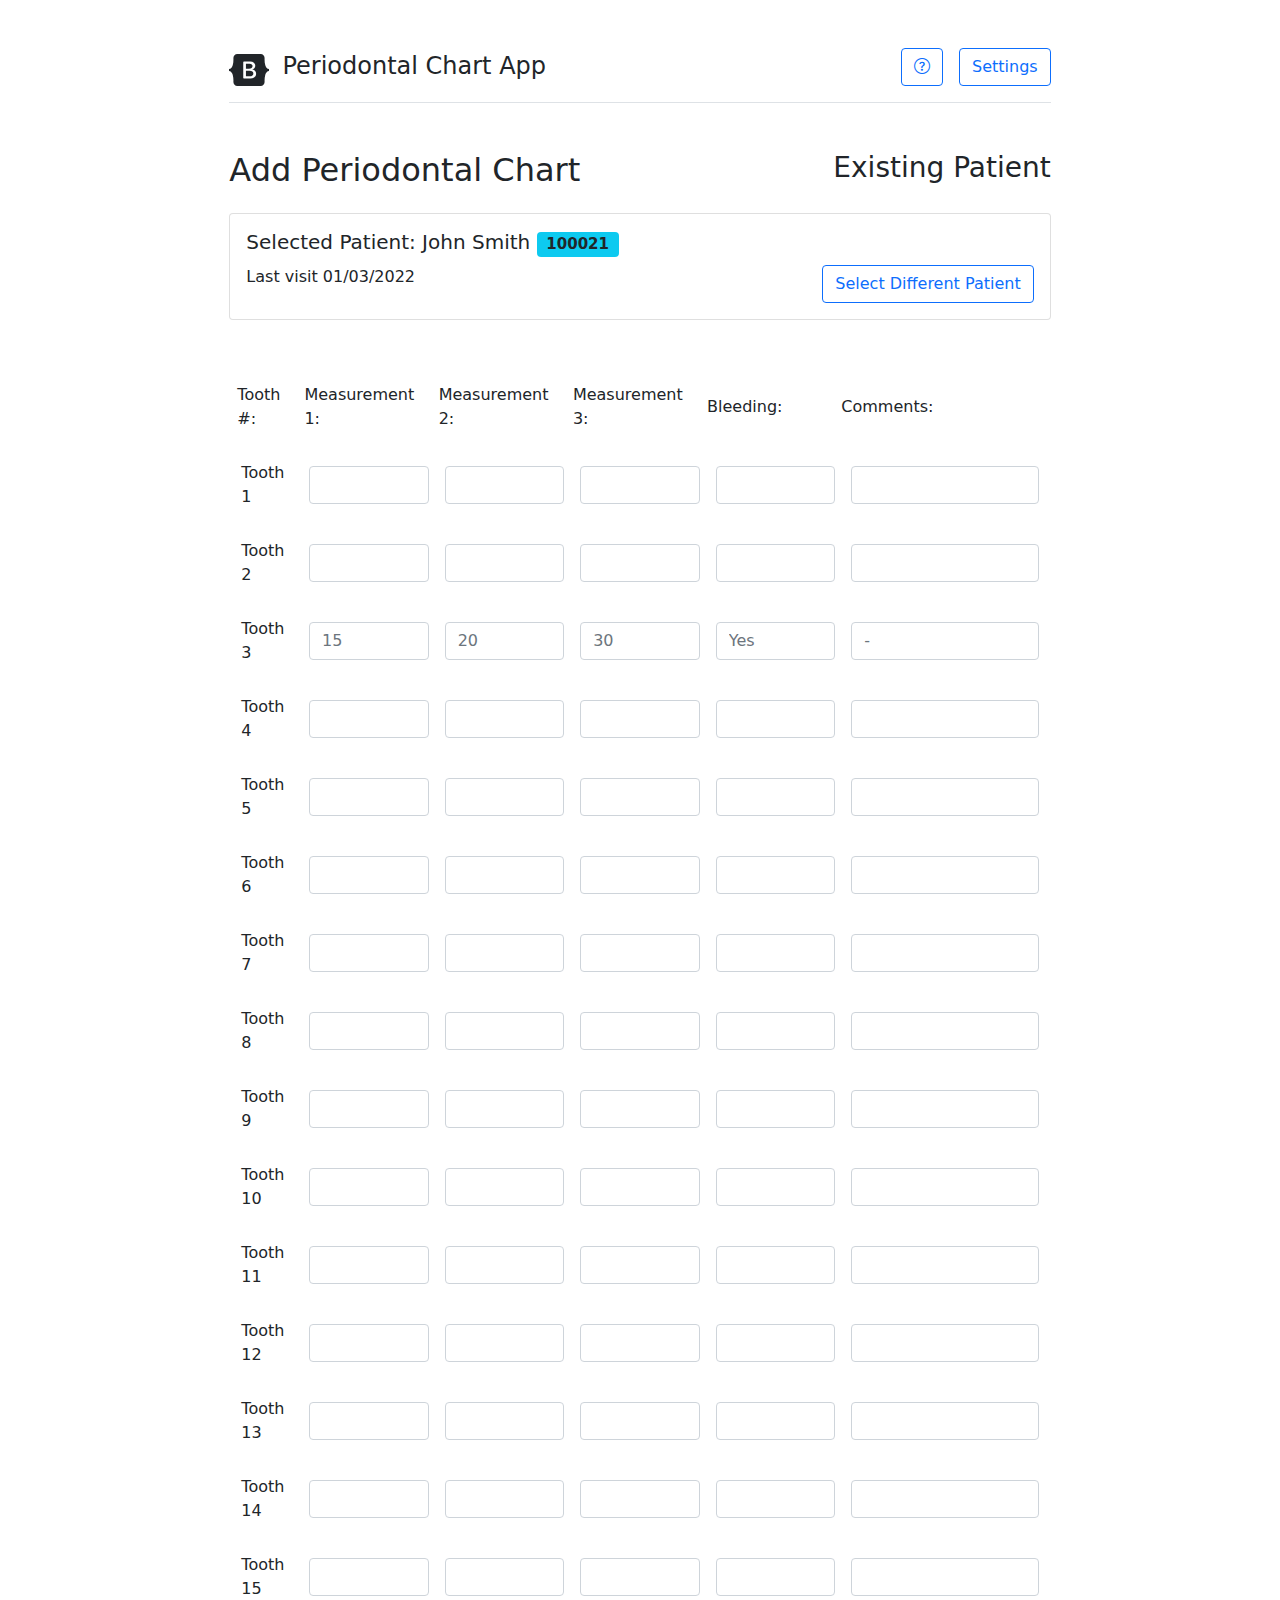
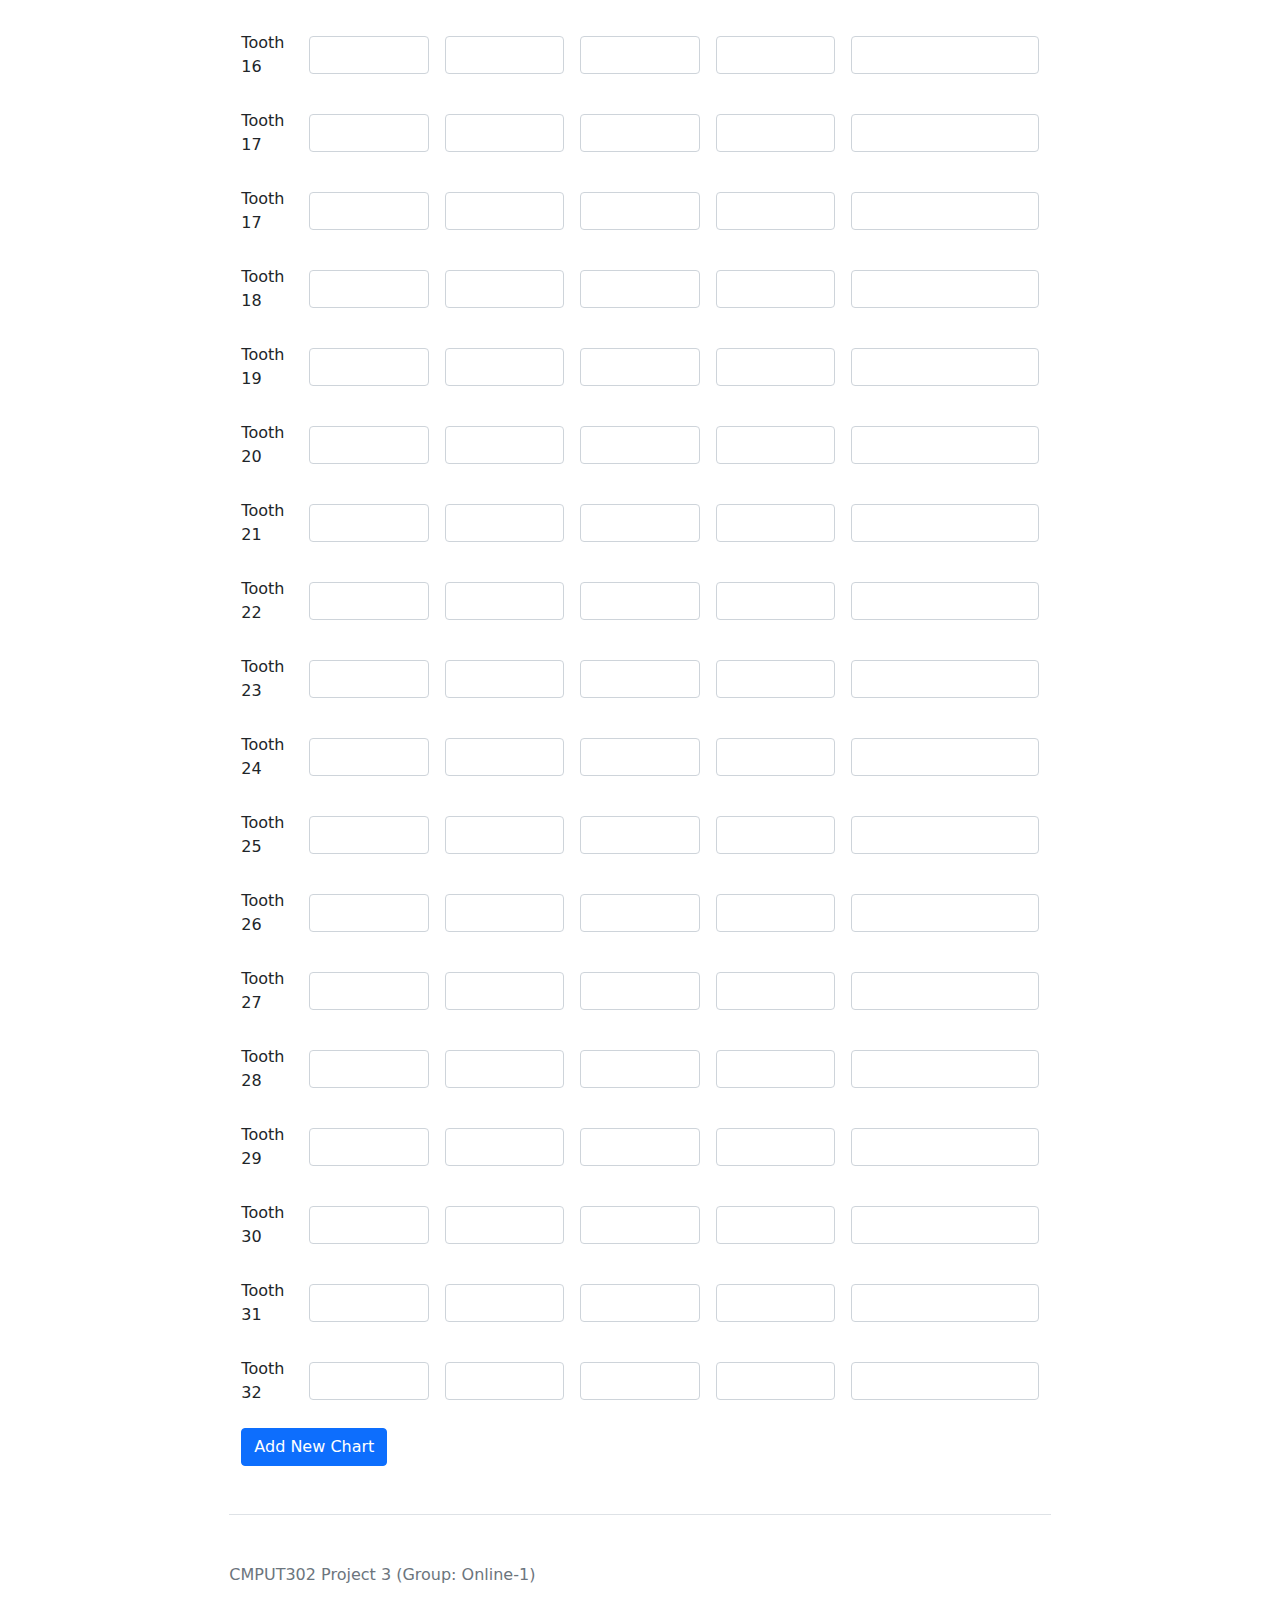
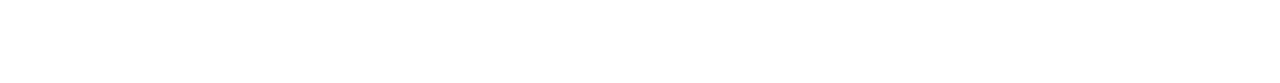
<file: add_chart.html>
<!DOCTYPE html>
<html lang="en">
  <head>
    <meta charset="utf-8" />
    <meta name="viewport" content="width=device-width, initial-scale=1" />
    <meta name="description" content="" />
    <meta name="author" content="" />
    <title>Periodontal Chart App</title>

    <!-- Bootstrap core CSS -->
    <link href="css/bootstrap.min.css" rel="stylesheet" />
    <!-- Bootstrap Icons CSS -->
    <link
      rel="stylesheet"
      href="https://cdn.jsdelivr.net/npm/bootstrap-icons@1.8.1/font/bootstrap-icons.css"
    />

    <style>
      .bd-placeholder-img {
        font-size: 1.125rem;
        text-anchor: middle;
        -webkit-user-select: none;
        -moz-user-select: none;
        user-select: none;
      }

      @media (min-width: 768px) {
        .bd-placeholder-img-lg {
          font-size: 3.5rem;
        }
      }

      .icon-list {
        padding-left: 0;
        list-style: none;
      }

      .icon-list li {
        display: flex;
        align-items: flex-start;
        margin-bottom: 0.25rem;
      }

      .icon-list li::before {
        display: block;
        flex-shrink: 0;
        width: 1.5em;
        height: 1.5em;
        margin-right: 0.5rem;
        content: "";
        background: url("data:image/svg+xml,%3Csvg xmlns='http://www.w3.org/2000/svg' fill='%23212529' viewBox='0 0 16 16'%3E%3Cpath d='M8 0a8 8 0 1 1 0 16A8 8 0 0 1 8 0zM4.5 7.5a.5.5 0 0 0 0 1h5.793l-2.147 2.146a.5.5 0 0 0 .708.708l3-3a.5.5 0 0 0 0-.708l-3-3a.5.5 0 1 0-.708.708L10.293 7.5H4.5z'/%3E%3C/svg%3E")
          no-repeat center center / 100% auto;
      }
    </style>
  </head>
  <body>
    <div class="col-lg-8 mx-auto p-3 py-md-5">
      <header class="align-items-center pb-3 mb-5 border-bottom">
        <a href="/" class="align-items-center text-dark text-decoration-none">
          <svg
            xmlns="http://www.w3.org/2000/svg"
            width="40"
            height="32"
            class="me-2"
            viewBox="0 0 118 94"
            role="img"
          >
            <title>Periodontal Chart App</title>
            <path
              fill-rule="evenodd"
              clip-rule="evenodd"
              d="M24.509 0c-6.733 0-11.715 5.893-11.492 12.284.214 6.14-.064 14.092-2.066 20.577C8.943 39.365 5.547 43.485 0 44.014v5.972c5.547.529 8.943 4.649 10.951 11.153 2.002 6.485 2.28 14.437 2.066 20.577C12.794 88.106 17.776 94 24.51 94H93.5c6.733 0 11.714-5.893 11.491-12.284-.214-6.14.064-14.092 2.066-20.577 2.009-6.504 5.396-10.624 10.943-11.153v-5.972c-5.547-.529-8.934-4.649-10.943-11.153-2.002-6.484-2.28-14.437-2.066-20.577C105.214 5.894 100.233 0 93.5 0H24.508zM80 57.863C80 66.663 73.436 72 62.543 72H44a2 2 0 01-2-2V24a2 2 0 012-2h18.437c9.083 0 15.044 4.92 15.044 12.474 0 5.302-4.01 10.049-9.119 10.88v.277C75.317 46.394 80 51.21 80 57.863zM60.521 28.34H49.948v14.934h8.905c6.884 0 10.68-2.772 10.68-7.727 0-4.643-3.264-7.207-9.012-7.207zM49.948 49.2v16.458H60.91c7.167 0 10.964-2.876 10.964-8.281 0-5.406-3.903-8.178-11.425-8.178H49.948z"
              fill="currentColor"
            ></path>
          </svg>
          <span class="fs-4">Periodontal Chart App</span>
        </a>
        <a href="" class="btn btn-outline-primary float-end">Settings</a>
        <a href="" class="btn btn-outline-primary float-end mx-3"
          ><i class="bi bi-question-circle"></i>
        </a>
      </header>

      <main>
        <div class="d-flex justify-content-between mb-3">
          <h2>Add Periodontal Chart</h2>
          <div class="d-flex justify-content-between">
            <h3>Existing Patient</h3>
          </div>
        </div>
        <div class="col">
          <div class="card">
            <div class="card-body">
              <h5 class="card-title">
                Selected Patient: John Smith
                <span class="badge bg-info text-dark">100021</span>
              </h5>
              Last visit 01/03/2022
              <a
                class="btn btn-xs btn-outline-primary float-end"
                href="patient_lookup.html"
                >Select Different Patient</a
              >
            </div>
          </div>
        </div>
        <br />
        <div class="container">
          <div class="row">
            <div class="row g-3 align-items-center mb-3">
              <div class="col-1">
                <label for="" class="col-form-label">Tooth #:</label>
              </div>
              <div class="col-2">Measurement 1:</div>
              <div class="col-2">Measurement 2:</div>
              <div class="col-2">Measurement 3:</div>
              <div class="col-2">Bleeding:</div>
              <div class="col-3">Comments:</div>
            </div>

            <form>
              <div class="row g-3 align-items-center mb-3">
                <div class="col-1">
                  <label for="" class="col-form-label">Tooth 1</label>
                </div>
                <div class="col-2">
                  <input
                    type="text"
                    id="tooth1Measurement1"
                    class="form-control"
                  />
                </div>
                <div class="col-2">
                  <input
                    type="text"
                    id="tooth1Measurement2"
                    class="form-control"
                  />
                </div>
                <div class="col-2">
                  <input
                    type="text"
                    id="tooth1Measurement3"
                    class="form-control"
                  />
                </div>
                <div class="col-2">
                  <input
                    type="text"
                    id="tooth1Measurement4"
                    class="form-control"
                  />
                </div>
                <div class="col-3">
                  <input type="text" id="tooth1Comments" class="form-control" />
                </div>
              </div>

              <div class="row g-3 align-items-center mb-3">
                <div class="col-1">
                  <label for="" class="col-form-label">Tooth 2</label>
                </div>
                <div class="col-2">
                  <input
                    type="text"
                    id="tooth2Measurement1"
                    class="form-control"
                  />
                </div>
                <div class="col-2">
                  <input
                    type="text"
                    id="tooth2Measurement2"
                    class="form-control"
                  />
                </div>
                <div class="col-2">
                  <input
                    type="text"
                    id="tooth2Measurement3"
                    class="form-control"
                  />
                </div>
                <div class="col-2">
                  <input
                    type="text"
                    id="tooth2Measurement4"
                    class="form-control"
                  />
                </div>
                <div class="col-3">
                  <input type="text" id="tooth2Comments" class="form-control" />
                </div>
              </div>

              <div class="row g-3 align-items-center mb-3">
                <div class="col-1">
                  <label for="" class="col-form-label">Tooth 3</label>
                </div>
                <div class="col-2">
                  <input
                    type="text"
                    id="tooth3Measurement1"
                    class="form-control"
                    placeholder="15"
                  />
                </div>
                <div class="col-2">
                  <input
                    type="text"
                    id="tooth3Measurement2"
                    class="form-control"
                    placeholder="20"
                  />
                </div>
                <div class="col-2">
                  <input
                    type="text"
                    id="tooth3Measurement3"
                    class="form-control"
                    placeholder="30"
                  />
                </div>
                <div class="col-2">
                  <input
                    type="text"
                    id="tooth3Measurement4"
                    class="form-control"
                    placeholder="Yes"
                  />
                </div>
                <div class="col-3">
                  <input
                    type="text"
                    id="tooth3Comments"
                    class="form-control"
                    placeholder="-"
                  />
                </div>
              </div>

              <div class="row g-3 align-items-center mb-3">
                <div class="col-1">
                  <label for="" class="col-form-label">Tooth 4</label>
                </div>
                <div class="col-2">
                  <input
                    type="text"
                    id="tooth4Measurement1"
                    class="form-control"
                  />
                </div>
                <div class="col-2">
                  <input
                    type="text"
                    id="tooth4Measurement2"
                    class="form-control"
                  />
                </div>
                <div class="col-2">
                  <input
                    type="text"
                    id="tooth4Measurement3"
                    class="form-control"
                  />
                </div>
                <div class="col-2">
                  <input
                    type="text"
                    id="tooth4Measurement4"
                    class="form-control"
                  />
                </div>
                <div class="col-3">
                  <input type="text" id="tooth4Comments" class="form-control" />
                </div>
              </div>

              <div class="row g-3 align-items-center mb-3">
                <div class="col-1">
                  <label for="" class="col-form-label">Tooth 5</label>
                </div>
                <div class="col-2">
                  <input
                    type="text"
                    id="tooth5Measurement1"
                    class="form-control"
                  />
                </div>
                <div class="col-2">
                  <input
                    type="text"
                    id="tooth5Measurement2"
                    class="form-control"
                  />
                </div>
                <div class="col-2">
                  <input
                    type="text"
                    id="tooth5Measurement3"
                    class="form-control"
                  />
                </div>
                <div class="col-2">
                  <input
                    type="text"
                    id="tooth5Measurement4"
                    class="form-control"
                  />
                </div>
                <div class="col-3">
                  <input type="text" id="tooth5Comments" class="form-control" />
                </div>
              </div>

              <div class="row g-3 align-items-center mb-3">
                <div class="col-1">
                  <label for="" class="col-form-label">Tooth 6</label>
                </div>
                <div class="col-2">
                  <input
                    type="text"
                    id="tooth6Measurement1"
                    class="form-control"
                  />
                </div>
                <div class="col-2">
                  <input
                    type="text"
                    id="tooth6Measurement2"
                    class="form-control"
                  />
                </div>
                <div class="col-2">
                  <input
                    type="text"
                    id="tooth6Measurement3"
                    class="form-control"
                  />
                </div>
                <div class="col-2">
                  <input
                    type="text"
                    id="tooth6Measurement4"
                    class="form-control"
                  />
                </div>
                <div class="col-3">
                  <input type="text" id="tooth6Comments" class="form-control" />
                </div>
              </div>

              <div class="row g-3 align-items-center mb-3">
                <div class="col-1">
                  <label for="" class="col-form-label">Tooth 7</label>
                </div>
                <div class="col-2">
                  <input
                    type="text"
                    id="tooth7Measurement1"
                    class="form-control"
                  />
                </div>
                <div class="col-2">
                  <input
                    type="text"
                    id="tooth7Measurement2"
                    class="form-control"
                  />
                </div>
                <div class="col-2">
                  <input
                    type="text"
                    id="tooth7Measurement3"
                    class="form-control"
                  />
                </div>
                <div class="col-2">
                  <input
                    type="text"
                    id="tooth7Measurement4"
                    class="form-control"
                  />
                </div>
                <div class="col-3">
                  <input type="text" id="tooth7Comments" class="form-control" />
                </div>
              </div>

              <div class="row g-3 align-items-center mb-3">
                <div class="col-1">
                  <label for="" class="col-form-label">Tooth 8</label>
                </div>
                <div class="col-2">
                  <input
                    type="text"
                    id="tooth8Measurement1"
                    class="form-control"
                  />
                </div>
                <div class="col-2">
                  <input
                    type="text"
                    id="tooth8Measurement2"
                    class="form-control"
                  />
                </div>
                <div class="col-2">
                  <input
                    type="text"
                    id="tooth8Measurement3"
                    class="form-control"
                  />
                </div>
                <div class="col-2">
                  <input
                    type="text"
                    id="tooth8Measurement4"
                    class="form-control"
                  />
                </div>
                <div class="col-3">
                  <input type="text" id="tooth8Comments" class="form-control" />
                </div>
              </div>

              <div class="row g-3 align-items-center mb-3">
                <div class="col-1">
                  <label for="" class="col-form-label">Tooth 9</label>
                </div>
                <div class="col-2">
                  <input
                    type="text"
                    id="tooth9Measurement1"
                    class="form-control"
                  />
                </div>
                <div class="col-2">
                  <input
                    type="text"
                    id="tooth9Measurement2"
                    class="form-control"
                  />
                </div>
                <div class="col-2">
                  <input
                    type="text"
                    id="tooth9Measurement3"
                    class="form-control"
                  />
                </div>
                <div class="col-2">
                  <input
                    type="text"
                    id="tooth9Measurement4"
                    class="form-control"
                  />
                </div>
                <div class="col-3">
                  <input type="text" id="tooth9Comments" class="form-control" />
                </div>
              </div>

              <div class="row g-3 align-items-center mb-3">
                <div class="col-1">
                  <label for="" class="col-form-label">Tooth 10</label>
                </div>
                <div class="col-2">
                  <input
                    type="text"
                    id="tooth10Measurement1"
                    class="form-control"
                  />
                </div>
                <div class="col-2">
                  <input
                    type="text"
                    id="tooth10Measurement2"
                    class="form-control"
                  />
                </div>
                <div class="col-2">
                  <input
                    type="text"
                    id="tooth10Measurement3"
                    class="form-control"
                  />
                </div>
                <div class="col-2">
                  <input
                    type="text"
                    id="tooth10Measurement4"
                    class="form-control"
                  />
                </div>
                <div class="col-3">
                  <input
                    type="text"
                    id="tooth10Comments"
                    class="form-control"
                  />
                </div>
              </div>

              <div class="row g-3 align-items-center mb-3">
                <div class="col-1">
                  <label for="" class="col-form-label">Tooth 11</label>
                </div>
                <div class="col-2">
                  <input
                    type="text"
                    id="tooth11Measurement1"
                    class="form-control"
                  />
                </div>
                <div class="col-2">
                  <input
                    type="text"
                    id="tooth11Measurement2"
                    class="form-control"
                  />
                </div>
                <div class="col-2">
                  <input
                    type="text"
                    id="tooth11Measurement3"
                    class="form-control"
                  />
                </div>
                <div class="col-2">
                  <input
                    type="text"
                    id="tooth11Measurement4"
                    class="form-control"
                  />
                </div>
                <div class="col-3">
                  <input
                    type="text"
                    id="tooth11Comments"
                    class="form-control"
                  />
                </div>
              </div>

              <div class="row g-3 align-items-center mb-3">
                <div class="col-1">
                  <label for="" class="col-form-label">Tooth 12</label>
                </div>
                <div class="col-2">
                  <input
                    type="text"
                    id="tooth12Measurement1"
                    class="form-control"
                  />
                </div>
                <div class="col-2">
                  <input
                    type="text"
                    id="tooth12Measurement2"
                    class="form-control"
                  />
                </div>
                <div class="col-2">
                  <input
                    type="text"
                    id="tooth12Measurement3"
                    class="form-control"
                  />
                </div>
                <div class="col-2">
                  <input
                    type="text"
                    id="tooth12Measurement4"
                    class="form-control"
                  />
                </div>
                <div class="col-3">
                  <input
                    type="text"
                    id="tooth12Comments"
                    class="form-control"
                  />
                </div>
              </div>

              <div class="row g-3 align-items-center mb-3">
                <div class="col-1">
                  <label for="" class="col-form-label">Tooth 13</label>
                </div>
                <div class="col-2">
                  <input
                    type="text"
                    id="tooth13Measurement1"
                    class="form-control"
                  />
                </div>
                <div class="col-2">
                  <input
                    type="text"
                    id="tooth13Measurement2"
                    class="form-control"
                  />
                </div>
                <div class="col-2">
                  <input
                    type="text"
                    id="tooth13Measurement3"
                    class="form-control"
                  />
                </div>
                <div class="col-2">
                  <input
                    type="text"
                    id="tooth13Measurement4"
                    class="form-control"
                  />
                </div>
                <div class="col-3">
                  <input
                    type="text"
                    id="tooth13Comments"
                    class="form-control"
                  />
                </div>
              </div>

              <div class="row g-3 align-items-center mb-3">
                <div class="col-1">
                  <label for="" class="col-form-label">Tooth 14</label>
                </div>
                <div class="col-2">
                  <input
                    type="text"
                    id="tooth14Measurement1"
                    class="form-control"
                  />
                </div>
                <div class="col-2">
                  <input
                    type="text"
                    id="tooth14Measurement2"
                    class="form-control"
                  />
                </div>
                <div class="col-2">
                  <input
                    type="text"
                    id="tooth14Measurement3"
                    class="form-control"
                  />
                </div>
                <div class="col-2">
                  <input
                    type="text"
                    id="tooth14Measurement4"
                    class="form-control"
                  />
                </div>
                <div class="col-3">
                  <input
                    type="text"
                    id="tooth14Comments"
                    class="form-control"
                  />
                </div>
              </div>

              <div class="row g-3 align-items-center mb-3">
                <div class="col-1">
                  <label for="" class="col-form-label">Tooth 15</label>
                </div>
                <div class="col-2">
                  <input
                    type="text"
                    id="tooth15Measurement1"
                    class="form-control"
                  />
                </div>
                <div class="col-2">
                  <input
                    type="text"
                    id="tooth15Measurement2"
                    class="form-control"
                  />
                </div>
                <div class="col-2">
                  <input
                    type="text"
                    id="tooth15Measurement3"
                    class="form-control"
                  />
                </div>
                <div class="col-2">
                  <input
                    type="text"
                    id="tooth15Measurement4"
                    class="form-control"
                  />
                </div>
                <div class="col-3">
                  <input
                    type="text"
                    id="tooth15Comments"
                    class="form-control"
                  />
                </div>
              </div>

              <div class="row g-3 align-items-center mb-3">
                <div class="col-1">
                  <label for="" class="col-form-label">Tooth 16</label>
                </div>
                <div class="col-2">
                  <input
                    type="text"
                    id="tooth16Measurement1"
                    class="form-control"
                  />
                </div>
                <div class="col-2">
                  <input
                    type="text"
                    id="tooth16Measurement2"
                    class="form-control"
                  />
                </div>
                <div class="col-2">
                  <input
                    type="text"
                    id="tooth16Measurement3"
                    class="form-control"
                  />
                </div>
                <div class="col-2">
                  <input
                    type="text"
                    id="tooth16Measurement4"
                    class="form-control"
                  />
                </div>
                <div class="col-3">
                  <input
                    type="text"
                    id="tooth16Comments"
                    class="form-control"
                  />
                </div>
              </div>

              <div class="row g-3 align-items-center mb-3">
                <div class="col-1">
                  <label for="" class="col-form-label">Tooth 17</label>
                </div>
                <div class="col-2">
                  <input
                    type="text"
                    id="tooth17Measurement1"
                    class="form-control"
                  />
                </div>
                <div class="col-2">
                  <input
                    type="text"
                    id="tooth17Measurement2"
                    class="form-control"
                  />
                </div>
                <div class="col-2">
                  <input
                    type="text"
                    id="tooth17Measurement3"
                    class="form-control"
                  />
                </div>
                <div class="col-2">
                  <input
                    type="text"
                    id="tooth17Measurement4"
                    class="form-control"
                  />
                </div>
                <div class="col-3">
                  <input
                    type="text"
                    id="tooth17Comments"
                    class="form-control"
                  />
                </div>
              </div>

              <div class="row g-3 align-items-center mb-3">
                <div class="col-1">
                  <label for="" class="col-form-label">Tooth 17</label>
                </div>
                <div class="col-2">
                  <input
                    type="text"
                    id="tooth17Measurement1"
                    class="form-control"
                  />
                </div>
                <div class="col-2">
                  <input
                    type="text"
                    id="tooth17Measurement2"
                    class="form-control"
                  />
                </div>
                <div class="col-2">
                  <input
                    type="text"
                    id="tooth17Measurement3"
                    class="form-control"
                  />
                </div>
                <div class="col-2">
                  <input
                    type="text"
                    id="tooth17Measurement4"
                    class="form-control"
                  />
                </div>
                <div class="col-3">
                  <input
                    type="text"
                    id="tooth17Comments"
                    class="form-control"
                  />
                </div>
              </div>

              <div class="row g-3 align-items-center mb-3">
                <div class="col-1">
                  <label for="" class="col-form-label">Tooth 18</label>
                </div>
                <div class="col-2">
                  <input
                    type="text"
                    id="tooth18Measurement1"
                    class="form-control"
                  />
                </div>
                <div class="col-2">
                  <input
                    type="text"
                    id="tooth18Measurement2"
                    class="form-control"
                  />
                </div>
                <div class="col-2">
                  <input
                    type="text"
                    id="tooth18Measurement3"
                    class="form-control"
                  />
                </div>
                <div class="col-2">
                  <input
                    type="text"
                    id="tooth18Measurement4"
                    class="form-control"
                  />
                </div>
                <div class="col-3">
                  <input
                    type="text"
                    id="tooth18Comments"
                    class="form-control"
                  />
                </div>
              </div>

              <div class="row g-3 align-items-center mb-3">
                <div class="col-1">
                  <label for="" class="col-form-label">Tooth 19</label>
                </div>
                <div class="col-2">
                  <input
                    type="text"
                    id="tooth19Measurement1"
                    class="form-control"
                  />
                </div>
                <div class="col-2">
                  <input
                    type="text"
                    id="tooth19Measurement2"
                    class="form-control"
                  />
                </div>
                <div class="col-2">
                  <input
                    type="text"
                    id="tooth19Measurement3"
                    class="form-control"
                  />
                </div>
                <div class="col-2">
                  <input
                    type="text"
                    id="tooth19Measurement4"
                    class="form-control"
                  />
                </div>
                <div class="col-3">
                  <input
                    type="text"
                    id="tooth19Comments"
                    class="form-control"
                  />
                </div>
              </div>

              <div class="row g-3 align-items-center mb-3">
                <div class="col-1">
                  <label for="" class="col-form-label">Tooth 20</label>
                </div>
                <div class="col-2">
                  <input
                    type="text"
                    id="tooth20Measurement1"
                    class="form-control"
                  />
                </div>
                <div class="col-2">
                  <input
                    type="text"
                    id="tooth20Measurement2"
                    class="form-control"
                  />
                </div>
                <div class="col-2">
                  <input
                    type="text"
                    id="tooth20Measurement3"
                    class="form-control"
                  />
                </div>
                <div class="col-2">
                  <input
                    type="text"
                    id="tooth20Measurement4"
                    class="form-control"
                  />
                </div>
                <div class="col-3">
                  <input
                    type="text"
                    id="tooth20Comments"
                    class="form-control"
                  />
                </div>
              </div>

              <div class="row g-3 align-items-center mb-3">
                <div class="col-1">
                  <label for="" class="col-form-label">Tooth 21</label>
                </div>
                <div class="col-2">
                  <input
                    type="text"
                    id="tooth21Measurement1"
                    class="form-control"
                  />
                </div>
                <div class="col-2">
                  <input
                    type="text"
                    id="tooth21Measurement2"
                    class="form-control"
                  />
                </div>
                <div class="col-2">
                  <input
                    type="text"
                    id="tooth21Measurement3"
                    class="form-control"
                  />
                </div>
                <div class="col-2">
                  <input
                    type="text"
                    id="tooth21Measurement4"
                    class="form-control"
                  />
                </div>
                <div class="col-3">
                  <input
                    type="text"
                    id="tooth21Comments"
                    class="form-control"
                  />
                </div>
              </div>

              <div class="row g-3 align-items-center mb-3">
                <div class="col-1">
                  <label for="" class="col-form-label">Tooth 22</label>
                </div>
                <div class="col-2">
                  <input
                    type="text"
                    id="tooth22Measurement1"
                    class="form-control"
                  />
                </div>
                <div class="col-2">
                  <input
                    type="text"
                    id="tooth22Measurement2"
                    class="form-control"
                  />
                </div>
                <div class="col-2">
                  <input
                    type="text"
                    id="tooth22Measurement3"
                    class="form-control"
                  />
                </div>
                <div class="col-2">
                  <input
                    type="text"
                    id="tooth22Measurement4"
                    class="form-control"
                  />
                </div>
                <div class="col-3">
                  <input
                    type="text"
                    id="tooth22Comments"
                    class="form-control"
                  />
                </div>
              </div>

              <div class="row g-3 align-items-center mb-3">
                <div class="col-1">
                  <label for="" class="col-form-label">Tooth 23</label>
                </div>
                <div class="col-2">
                  <input
                    type="text"
                    id="tooth23Measurement1"
                    class="form-control"
                  />
                </div>
                <div class="col-2">
                  <input
                    type="text"
                    id="tooth23Measurement2"
                    class="form-control"
                  />
                </div>
                <div class="col-2">
                  <input
                    type="text"
                    id="tooth23Measurement3"
                    class="form-control"
                  />
                </div>
                <div class="col-2">
                  <input
                    type="text"
                    id="tooth23Measurement4"
                    class="form-control"
                  />
                </div>
                <div class="col-3">
                  <input
                    type="text"
                    id="tooth23Comments"
                    class="form-control"
                  />
                </div>
              </div>

              <div class="row g-3 align-items-center mb-3">
                <div class="col-1">
                  <label for="" class="col-form-label">Tooth 24</label>
                </div>
                <div class="col-2">
                  <input
                    type="text"
                    id="tooth24Measurement1"
                    class="form-control"
                  />
                </div>
                <div class="col-2">
                  <input
                    type="text"
                    id="tooth24Measurement2"
                    class="form-control"
                  />
                </div>
                <div class="col-2">
                  <input
                    type="text"
                    id="tooth24Measurement3"
                    class="form-control"
                  />
                </div>
                <div class="col-2">
                  <input
                    type="text"
                    id="tooth24Measurement4"
                    class="form-control"
                  />
                </div>
                <div class="col-3">
                  <input
                    type="text"
                    id="tooth24Comments"
                    class="form-control"
                  />
                </div>
              </div>

              <div class="row g-3 align-items-center mb-3">
                <div class="col-1">
                  <label for="" class="col-form-label">Tooth 25</label>
                </div>
                <div class="col-2">
                  <input
                    type="text"
                    id="tooth25Measurement1"
                    class="form-control"
                  />
                </div>
                <div class="col-2">
                  <input
                    type="text"
                    id="tooth25Measurement2"
                    class="form-control"
                  />
                </div>
                <div class="col-2">
                  <input
                    type="text"
                    id="tooth25Measurement3"
                    class="form-control"
                  />
                </div>
                <div class="col-2">
                  <input
                    type="text"
                    id="tooth25Measurement4"
                    class="form-control"
                  />
                </div>
                <div class="col-3">
                  <input
                    type="text"
                    id="tooth25Comments"
                    class="form-control"
                  />
                </div>
              </div>

              <div class="row g-3 align-items-center mb-3">
                <div class="col-1">
                  <label for="" class="col-form-label">Tooth 26</label>
                </div>
                <div class="col-2">
                  <input
                    type="text"
                    id="tooth26Measurement1"
                    class="form-control"
                  />
                </div>
                <div class="col-2">
                  <input
                    type="text"
                    id="tooth26Measurement2"
                    class="form-control"
                  />
                </div>
                <div class="col-2">
                  <input
                    type="text"
                    id="tooth26Measurement3"
                    class="form-control"
                  />
                </div>
                <div class="col-2">
                  <input
                    type="text"
                    id="tooth26Measurement4"
                    class="form-control"
                  />
                </div>
                <div class="col-3">
                  <input
                    type="text"
                    id="tooth26Comments"
                    class="form-control"
                  />
                </div>
              </div>

              <div class="row g-3 align-items-center mb-3">
                <div class="col-1">
                  <label for="" class="col-form-label">Tooth 27</label>
                </div>
                <div class="col-2">
                  <input
                    type="text"
                    id="tooth27Measurement1"
                    class="form-control"
                  />
                </div>
                <div class="col-2">
                  <input
                    type="text"
                    id="tooth27Measurement2"
                    class="form-control"
                  />
                </div>
                <div class="col-2">
                  <input
                    type="text"
                    id="tooth27Measurement3"
                    class="form-control"
                  />
                </div>
                <div class="col-2">
                  <input
                    type="text"
                    id="tooth27Measurement4"
                    class="form-control"
                  />
                </div>
                <div class="col-3">
                  <input
                    type="text"
                    id="tooth27Comments"
                    class="form-control"
                  />
                </div>
              </div>

              <div class="row g-3 align-items-center mb-3">
                <div class="col-1">
                  <label for="" class="col-form-label">Tooth 28</label>
                </div>
                <div class="col-2">
                  <input
                    type="text"
                    id="tooth28Measurement1"
                    class="form-control"
                  />
                </div>
                <div class="col-2">
                  <input
                    type="text"
                    id="tooth28Measurement2"
                    class="form-control"
                  />
                </div>
                <div class="col-2">
                  <input
                    type="text"
                    id="tooth28Measurement3"
                    class="form-control"
                  />
                </div>
                <div class="col-2">
                  <input
                    type="text"
                    id="tooth28Measurement4"
                    class="form-control"
                  />
                </div>
                <div class="col-3">
                  <input
                    type="text"
                    id="tooth28Comments"
                    class="form-control"
                  />
                </div>
              </div>

              <div class="row g-3 align-items-center mb-3">
                <div class="col-1">
                  <label for="" class="col-form-label">Tooth 29</label>
                </div>
                <div class="col-2">
                  <input
                    type="text"
                    id="tooth29Measurement1"
                    class="form-control"
                  />
                </div>
                <div class="col-2">
                  <input
                    type="text"
                    id="tooth29Measurement2"
                    class="form-control"
                  />
                </div>
                <div class="col-2">
                  <input
                    type="text"
                    id="tooth29Measurement3"
                    class="form-control"
                  />
                </div>
                <div class="col-2">
                  <input
                    type="text"
                    id="tooth29Measurement4"
                    class="form-control"
                  />
                </div>
                <div class="col-3">
                  <input
                    type="text"
                    id="tooth29Comments"
                    class="form-control"
                  />
                </div>
              </div>

              <div class="row g-3 align-items-center mb-3">
                <div class="col-1">
                  <label for="" class="col-form-label">Tooth 30</label>
                </div>
                <div class="col-2">
                  <input
                    type="text"
                    id="tooth30Measurement1"
                    class="form-control"
                  />
                </div>
                <div class="col-2">
                  <input
                    type="text"
                    id="tooth30Measurement2"
                    class="form-control"
                  />
                </div>
                <div class="col-2">
                  <input
                    type="text"
                    id="tooth30Measurement3"
                    class="form-control"
                  />
                </div>
                <div class="col-2">
                  <input
                    type="text"
                    id="tooth30Measurement4"
                    class="form-control"
                  />
                </div>
                <div class="col-3">
                  <input
                    type="text"
                    id="tooth30Comments"
                    class="form-control"
                  />
                </div>
              </div>

              <div class="row g-3 align-items-center mb-3">
                <div class="col-1">
                  <label for="" class="col-form-label">Tooth 31</label>
                </div>
                <div class="col-2">
                  <input
                    type="text"
                    id="tooth31Measurement1"
                    class="form-control"
                  />
                </div>
                <div class="col-2">
                  <input
                    type="text"
                    id="tooth31Measurement2"
                    class="form-control"
                  />
                </div>
                <div class="col-2">
                  <input
                    type="text"
                    id="tooth31Measurement3"
                    class="form-control"
                  />
                </div>
                <div class="col-2">
                  <input
                    type="text"
                    id="tooth31Measurement4"
                    class="form-control"
                  />
                </div>
                <div class="col-3">
                  <input
                    type="text"
                    id="tooth31Comments"
                    class="form-control"
                  />
                </div>
              </div>

              <div class="row g-3 align-items-center mb-3">
                <div class="col-1">
                  <label for="" class="col-form-label">Tooth 32</label>
                </div>
                <div class="col-2">
                  <input
                    type="text"
                    id="tooth32Measurement1"
                    class="form-control"
                  />
                </div>
                <div class="col-2">
                  <input
                    type="text"
                    id="tooth32Measurement2"
                    class="form-control"
                  />
                </div>
                <div class="col-2">
                  <input
                    type="text"
                    id="tooth32Measurement3"
                    class="form-control"
                  />
                </div>
                <div class="col-2">
                  <input
                    type="text"
                    id="tooth32Measurement4"
                    class="form-control"
                  />
                </div>
                <div class="col-3">
                  <input
                    type="text"
                    id="tooth32Comments"
                    class="form-control"
                  />
                </div>
              </div>

              <button type="submit" class="btn btn-primary">
                Add New Chart
              </button>
            </form>
          </div>
        </div>
      </main>
      <footer class="pt-5 my-5 text-muted border-top">
        CMPUT302 Project 3 (Group: Online-1)
      </footer>
    </div>
  </body>
</html>
</file>
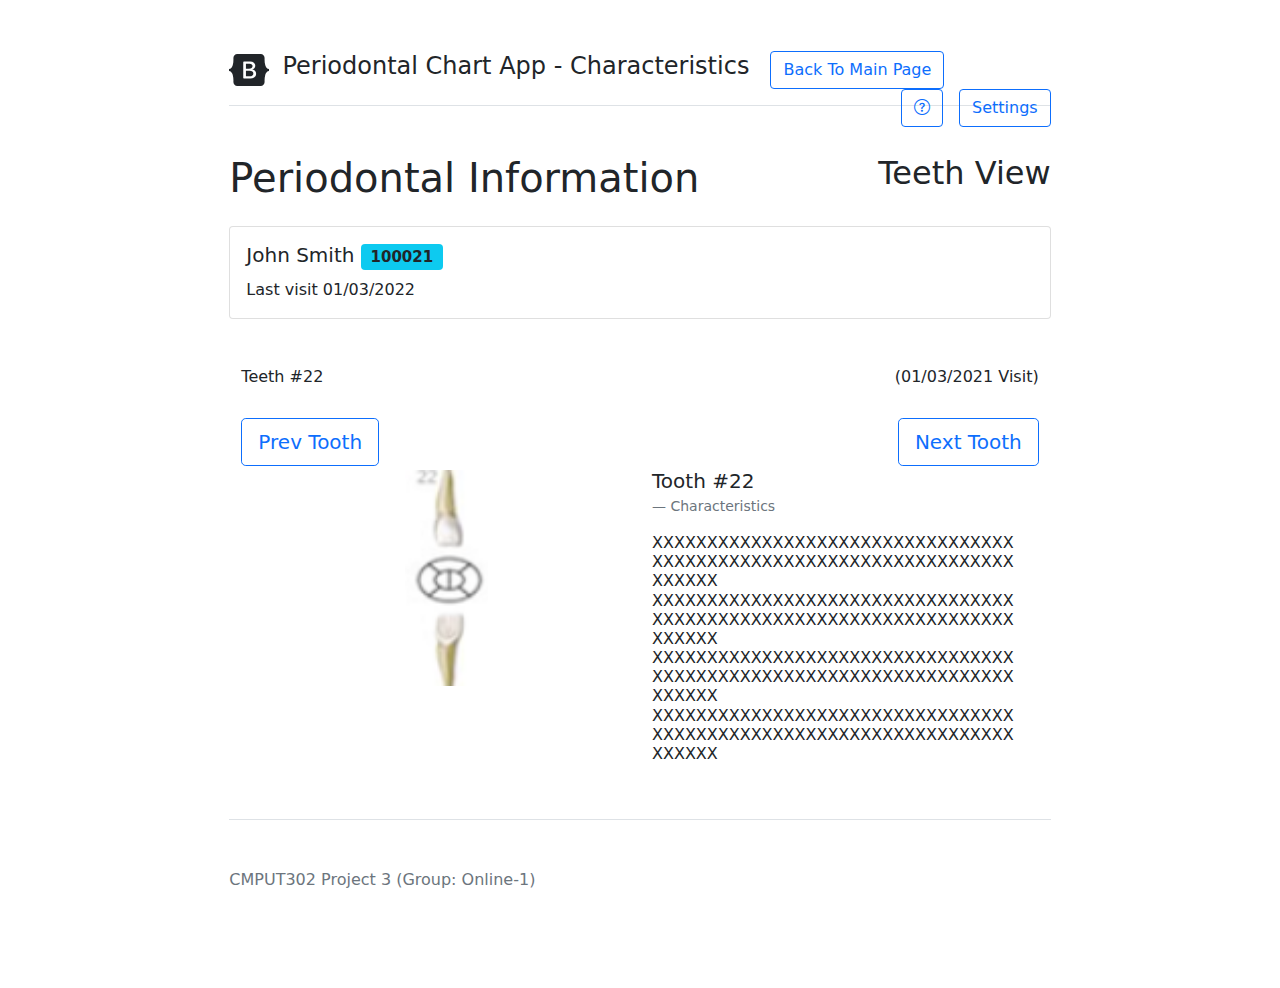
<file: characteristics.html>
<!DOCTYPE html>
<html lang="en">
<head>
    <meta charset="utf-8"/>
    <meta name="viewport" content="width=device-width, initial-scale=1"/>
    <meta name="description" content=""/>
    <meta name="author" content=""/>
    <title>Periodontal Chart App</title>

    <!-- Bootstrap core CSS -->
    <link href="css/bootstrap.min.css" rel="stylesheet"/>
    <!-- Bootstrap Icons CSS -->
    <link
            rel="stylesheet"
            href="https://cdn.jsdelivr.net/npm/bootstrap-icons@1.8.1/font/bootstrap-icons.css"
    />

    <style>
        .bd-placeholder-img {
            font-size: 1.125rem;
            text-anchor: middle;
            -webkit-user-select: none;
            -moz-user-select: none;
            user-select: none;
        }

        @media (min-width: 768px) {
            .bd-placeholder-img-lg {
                font-size: 3.5rem;
            }
        }

        .icon-list {
            padding-left: 0;
            list-style: none;
        }

        .icon-list li {
            display: flex;
            align-items: flex-start;
            margin-bottom: 0.25rem;
        }

        .icon-list li::before {
            display: block;
            flex-shrink: 0;
            width: 1.5em;
            height: 1.5em;
            margin-right: 0.5rem;
            content: "";
            background: url("data:image/svg+xml,%3Csvg xmlns='http://www.w3.org/2000/svg' fill='%23212529' viewBox='0 0 16 16'%3E%3Cpath d='M8 0a8 8 0 1 1 0 16A8 8 0 0 1 8 0zM4.5 7.5a.5.5 0 0 0 0 1h5.793l-2.147 2.146a.5.5 0 0 0 .708.708l3-3a.5.5 0 0 0 0-.708l-3-3a.5.5 0 1 0-.708.708L10.293 7.5H4.5z'/%3E%3C/svg%3E") no-repeat center center / 100% auto;
        }
    </style>
</head>
<body>
<div class="col-lg-8 mx-auto p-3 py-md-5">
    <header class="align-items-center pb-3 mb-5 border-bottom">
        <a href="/" class="align-items-center text-dark text-decoration-none">
            <svg
                    xmlns="http://www.w3.org/2000/svg"
                    width="40"
                    height="32"
                    class="me-2"
                    viewBox="0 0 118 94"
                    role="img"
            >
                <title>Periodontal Chart App</title>
                <path
                        fill-rule="evenodd"
                        clip-rule="evenodd"
                        d="M24.509 0c-6.733 0-11.715 5.893-11.492 12.284.214 6.14-.064 14.092-2.066 20.577C8.943 39.365 5.547 43.485 0 44.014v5.972c5.547.529 8.943 4.649 10.951 11.153 2.002 6.485 2.28 14.437 2.066 20.577C12.794 88.106 17.776 94 24.51 94H93.5c6.733 0 11.714-5.893 11.491-12.284-.214-6.14.064-14.092 2.066-20.577 2.009-6.504 5.396-10.624 10.943-11.153v-5.972c-5.547-.529-8.934-4.649-10.943-11.153-2.002-6.484-2.28-14.437-2.066-20.577C105.214 5.894 100.233 0 93.5 0H24.508zM80 57.863C80 66.663 73.436 72 62.543 72H44a2 2 0 01-2-2V24a2 2 0 012-2h18.437c9.083 0 15.044 4.92 15.044 12.474 0 5.302-4.01 10.049-9.119 10.88v.277C75.317 46.394 80 51.21 80 57.863zM60.521 28.34H49.948v14.934h8.905c6.884 0 10.68-2.772 10.68-7.727 0-4.643-3.264-7.207-9.012-7.207zM49.948 49.2v16.458H60.91c7.167 0 10.964-2.876 10.964-8.281 0-5.406-3.903-8.178-11.425-8.178H49.948z"
                        fill="currentColor"
                ></path>
            </svg>
            <span class="fs-4">Periodontal Chart App - Characteristics</span>
        </a>
        <a href="main_page.html" class="btn btn-outline-primary mx-3">Back To Main Page</a>
        <a href="" class="btn btn-outline-primary float-end">Settings</a>
        <a href="" class="btn btn-outline-primary float-end mx-3"><i class="bi bi-question-circle"></i>
        </a>
    </header>

    <main>
        <div class="d-flex justify-content-between mb-3">
            <h1>Periodontal Information</h1>
            <div class="d-flex justify-content-between">
                <h2>Teeth View</h2>
            </div>
            
        </div>
        <div class="col">
            <div class="card">
                <div class="card-body">
                    <h5 class="card-title">John Smith <span class="badge bg-info text-dark">100021</span>
                    </h5>
                    Last visit 01/03/2022
                </div>
            </div>
            <br class="col-3 col-md-2 mb-5">
        
        <div class="container">
            <br>
            <div class="row">
                <div class="col">
                    <div class="d-flex justify-content-between">
                        <h6>Teeth #22</h6>
                        <h6>(01/03/2021 Visit)</h6>
                    </div>
                    <br>

        <a href="" class="btn btn-outline-primary btn-lg">Prev Tooth</a>
        <a href="" class="btn btn-outline-primary float-end btn-lg">Next Tooth</a>
       
        <div class="d-flex justify-content-between">
            <div class="container">
                <div class="row">
                    <div class="col">
                        <img src="./img/Characteristics.png" class="rounded mx-auto d-block w-25 p-1" alt="chart">
                    </div>
                    <div class="col-6 ">
                        <figure>
                            <blockquote class="blockquote">
                              <p>Tooth #22</p>
                            </blockquote>
                            <figcaption class="blockquote-footer">
                              Characteristics <cite title="Source Title"></cite>
                            </figcaption>
                          </figure>
                          <div class="align-self-start text-break">
                            <h6>XXXXXXXXXXXXXXXXXXXXXXXXXXXXXXXXXXXXXXXXXXXXXXXXXXXXXXXXXXXXXXXXXXXXXXXX
                                XXXXXXXXXXXXXXXXXXXXXXXXXXXXXXXXXXXXXXXXXXXXXXXXXXXXXXXXXXXXXXXXXXXXXXXX
                                XXXXXXXXXXXXXXXXXXXXXXXXXXXXXXXXXXXXXXXXXXXXXXXXXXXXXXXXXXXXXXXXXXXXXXXX
                                XXXXXXXXXXXXXXXXXXXXXXXXXXXXXXXXXXXXXXXXXXXXXXXXXXXXXXXXXXXXXXXXXXXXXXXX
                            </h6>
                          </div>
                          
                      </div>
                   

                    
                    
    </main>
    <footer class="pt-5 my-5 text-muted border-top">
        CMPUT302 Project 3 (Group: Online-1)
    </footer>
</div>

<script src="https://cdn.jsdelivr.net/npm/bootstrap@5.0.2/dist/js/bootstrap.bundle.min.js"
        integrity="sha384-MrcW6ZMFYlzcLA8Nl+NtUVF0sA7MsXsP1UyJoMp4YLEuNSfAP+JcXn/tWtIaxVXM"
        crossorigin="anonymous"></script>
<script>
    var sentToast;
    var discardToast;
    document.addEventListener("DOMContentLoaded", function(event) {
        var sentToastEl = document.getElementById('toastSent');
        sentToast = new bootstrap.Toast(sentToastEl);
        var discardToastEl = document.getElementById('toastDiscard');
        discardToast = new bootstrap.Toast(discardToastEl);
    })
</script>
</body>
</html>
</file>
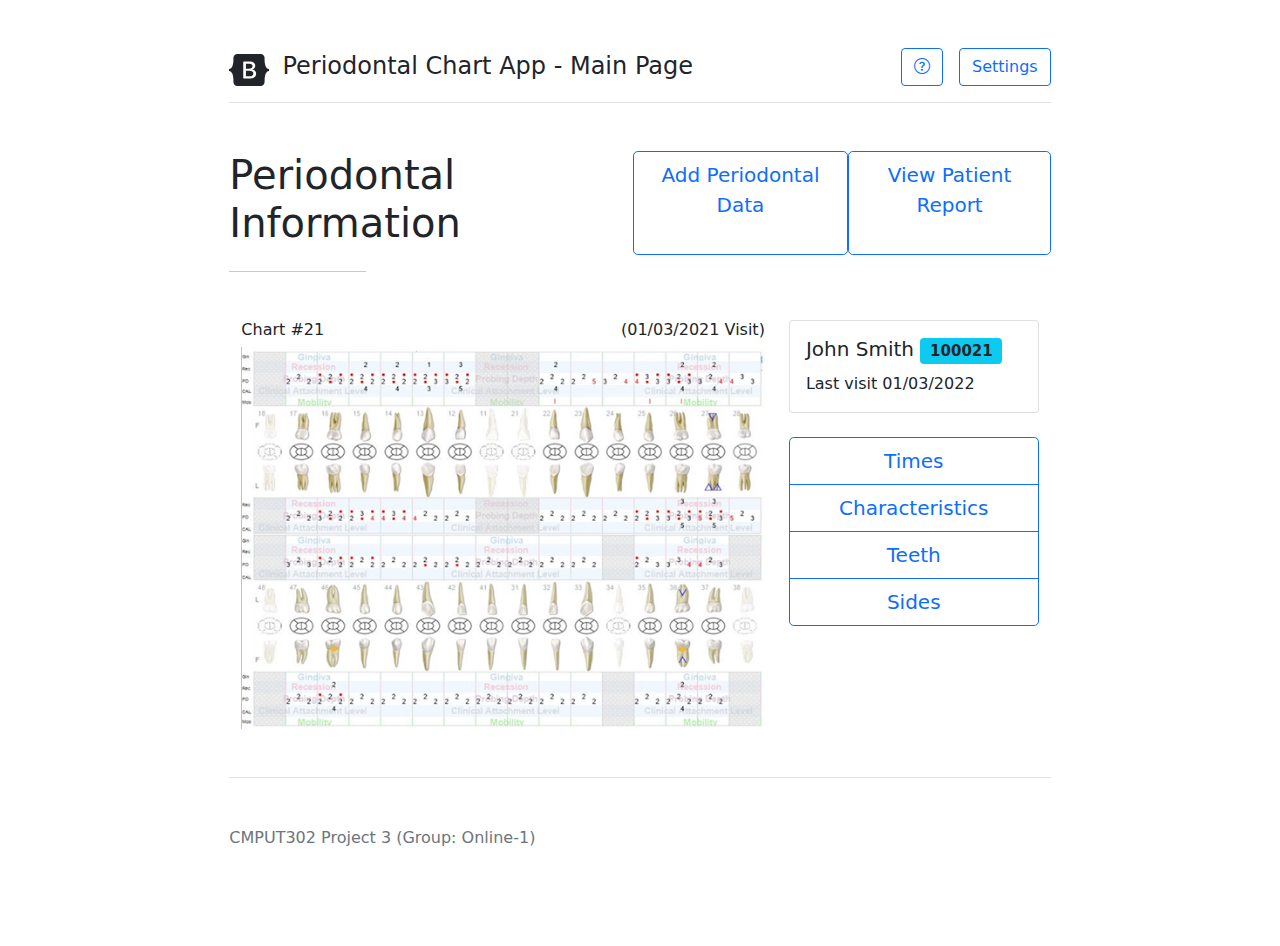
<file: main_page.html>
<!DOCTYPE html>
<html lang="en">
<head>
    <meta charset="utf-8"/>
    <meta name="viewport" content="width=device-width, initial-scale=1"/>
    <meta name="description" content=""/>
    <meta name="author" content=""/>
    <title>Periodontal Chart App</title>

    <!-- Bootstrap core CSS -->
    <link href="css/bootstrap.min.css" rel="stylesheet"/>
    <!-- Bootstrap Icons CSS -->
    <link
            rel="stylesheet"
            href="https://cdn.jsdelivr.net/npm/bootstrap-icons@1.8.1/font/bootstrap-icons.css"
    />

    <style>
        .bd-placeholder-img {
            font-size: 1.125rem;
            text-anchor: middle;
            -webkit-user-select: none;
            -moz-user-select: none;
            user-select: none;
        }

        @media (min-width: 768px) {
            .bd-placeholder-img-lg {
                font-size: 3.5rem;
            }
        }

        .icon-list {
            padding-left: 0;
            list-style: none;
        }

        .icon-list li {
            display: flex;
            align-items: flex-start;
            margin-bottom: 0.25rem;
        }

        .icon-list li::before {
            display: block;
            flex-shrink: 0;
            width: 1.5em;
            height: 1.5em;
            margin-right: 0.5rem;
            content: "";
            background: url("data:image/svg+xml,%3Csvg xmlns='http://www.w3.org/2000/svg' fill='%23212529' viewBox='0 0 16 16'%3E%3Cpath d='M8 0a8 8 0 1 1 0 16A8 8 0 0 1 8 0zM4.5 7.5a.5.5 0 0 0 0 1h5.793l-2.147 2.146a.5.5 0 0 0 .708.708l3-3a.5.5 0 0 0 0-.708l-3-3a.5.5 0 1 0-.708.708L10.293 7.5H4.5z'/%3E%3C/svg%3E") no-repeat center center / 100% auto;
        }
    </style>
</head>
<body>
<div class="col-lg-8 mx-auto p-3 py-md-5">
    <header class="align-items-center pb-3 mb-5 border-bottom">
        <a href="/" class="align-items-center text-dark text-decoration-none">
            <svg
                    xmlns="http://www.w3.org/2000/svg"
                    width="40"
                    height="32"
                    class="me-2"
                    viewBox="0 0 118 94"
                    role="img"
            >
                <title>Periodontal Chart App</title>
                <path
                        fill-rule="evenodd"
                        clip-rule="evenodd"
                        d="M24.509 0c-6.733 0-11.715 5.893-11.492 12.284.214 6.14-.064 14.092-2.066 20.577C8.943 39.365 5.547 43.485 0 44.014v5.972c5.547.529 8.943 4.649 10.951 11.153 2.002 6.485 2.28 14.437 2.066 20.577C12.794 88.106 17.776 94 24.51 94H93.5c6.733 0 11.714-5.893 11.491-12.284-.214-6.14.064-14.092 2.066-20.577 2.009-6.504 5.396-10.624 10.943-11.153v-5.972c-5.547-.529-8.934-4.649-10.943-11.153-2.002-6.484-2.28-14.437-2.066-20.577C105.214 5.894 100.233 0 93.5 0H24.508zM80 57.863C80 66.663 73.436 72 62.543 72H44a2 2 0 01-2-2V24a2 2 0 012-2h18.437c9.083 0 15.044 4.92 15.044 12.474 0 5.302-4.01 10.049-9.119 10.88v.277C75.317 46.394 80 51.21 80 57.863zM60.521 28.34H49.948v14.934h8.905c6.884 0 10.68-2.772 10.68-7.727 0-4.643-3.264-7.207-9.012-7.207zM49.948 49.2v16.458H60.91c7.167 0 10.964-2.876 10.964-8.281 0-5.406-3.903-8.178-11.425-8.178H49.948z"
                        fill="currentColor"
                ></path>
            </svg>
            <span class="fs-4">Periodontal Chart App - Main Page</span>
        </a>
        <a href="" class="btn btn-outline-primary float-end">Settings</a>
        <a href="" class="btn btn-outline-primary float-end mx-3"><i class="bi bi-question-circle"></i>
        </a>
    </header>

    <main>
        <div class="d-flex justify-content-between mb-3">
            <h1>Periodontal Information</h1>
        <a href="add_chart.html" class="btn btn-outline-primary btn-lg">Add Periodontal Data</a>
        <a href="report.html" class="btn btn-outline-primary btn-lg">View Patient Report</a>
        </div>
        
        <hr class="col-3 col-md-2 mb-5"/>

        <div class="container">
            <div class="row">
                <div class="col-8">
                    <div class="d-flex justify-content-between">
                        <h6>Chart #21</h6>
                        <h6>(01/03/2021 Visit)</h6>
                    </div>
                    <img src="./img/periodontalchart_crop.png" class="w-100" alt="chart">
                </div>


                <div class="col">
                    <div class="card">
                        <div class="card-body">
                            <h5 class="card-title">John Smith <span class="badge bg-info text-dark">100021</span>
                            </h5>
                            Last visit 01/03/2022
                        </div>
                    </div>
                    <br>
                    <div class="btn-group-vertical d-flex text-center">
                <a href="time_dual_view.html" class="btn btn-outline-primary float-end btn-lg btn-block">Times</a>
                <a href="characteristics.html" class="btn btn-outline-primary float-end btn-lg  btn-block">Characteristics</a>
                <a href="teeth.html" class="btn btn-outline-primary float-end btn-lg btn-block">Teeth</a>
                <a href="sides.html" class="btn btn-outline-primary float-end btn-lg btn-block">Sides</a>

    </main>
    <footer class="pt-5 my-5 text-muted border-top">
        CMPUT302 Project 3 (Group: Online-1)
    </footer>
</div>

<script src="https://cdn.jsdelivr.net/npm/bootstrap@5.0.2/dist/js/bootstrap.bundle.min.js"
        integrity="sha384-MrcW6ZMFYlzcLA8Nl+NtUVF0sA7MsXsP1UyJoMp4YLEuNSfAP+JcXn/tWtIaxVXM"
        crossorigin="anonymous"></script>
<script>
    var sentToast;
    var discardToast;
    document.addEventListener("DOMContentLoaded", function(event) {
        var sentToastEl = document.getElementById('toastSent');
        sentToast = new bootstrap.Toast(sentToastEl);
        var discardToastEl = document.getElementById('toastDiscard');
        discardToast = new bootstrap.Toast(discardToastEl);
    })
</script>
</body>
</html>
</file>
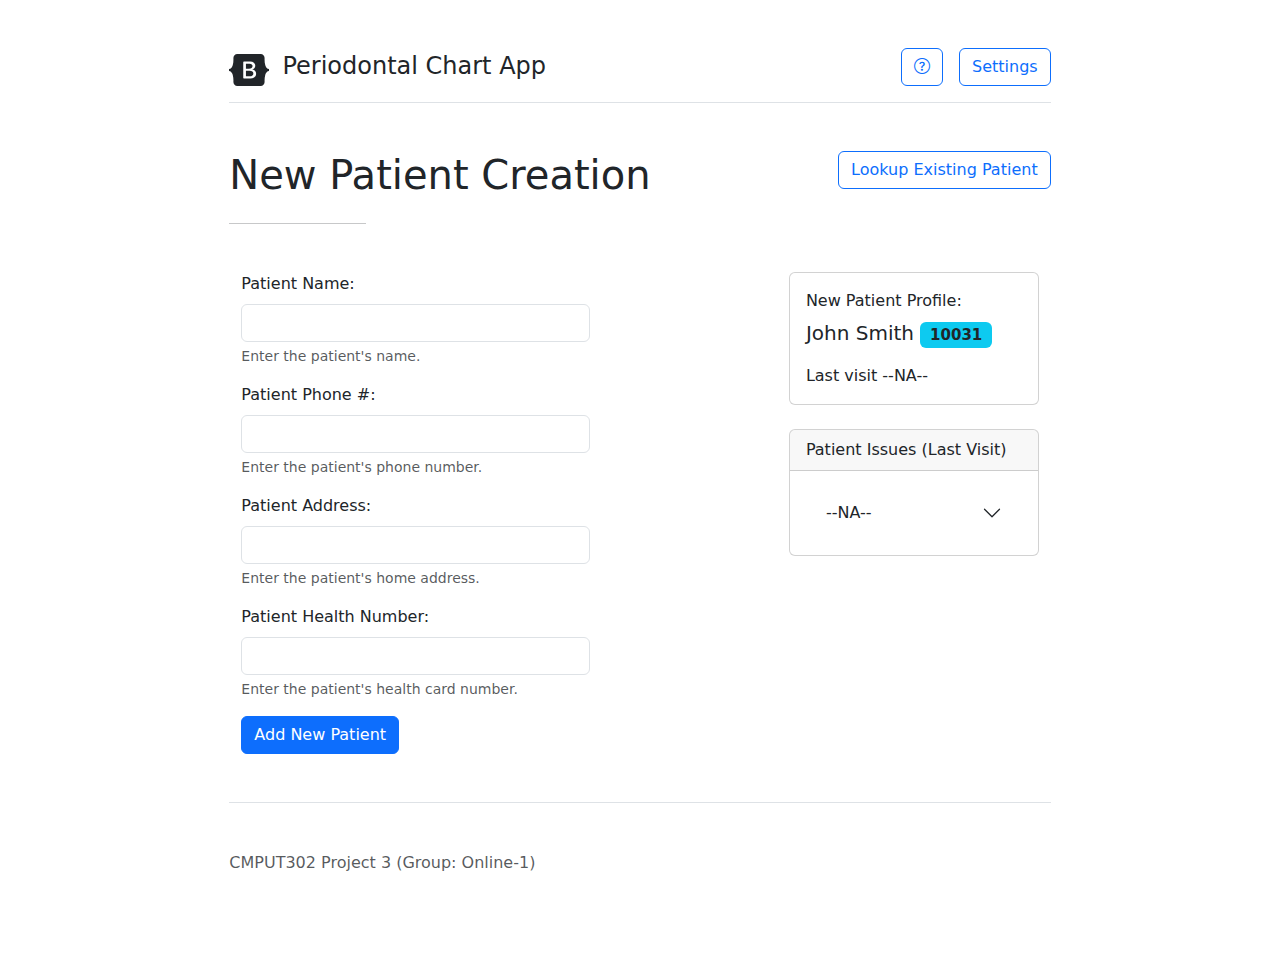
<file: new_patient.html>
<!DOCTYPE html>
<html lang="en">
  <head>
    <meta charset="utf-8" />
    <meta name="viewport" content="width=device-width, initial-scale=1" />
    <meta name="description" content="" />
    <meta name="author" content="" />
    <title>Periodontal Chart App - New Patient</title>

    <!-- Bootstrap core CSS -->
    <link
      href="https://cdn.jsdelivr.net/npm/bootstrap@5.0.2/dist/css/bootstrap.min.css"
      rel="stylesheet"
    />
    <!-- Bootstrap Icons CSS -->
    <link
      rel="stylesheet"
      href="https://cdn.jsdelivr.net/npm/bootstrap-icons@1.8.1/font/bootstrap-icons.css"
    />

    <style>
      .bd-placeholder-img {
        font-size: 1.125rem;
        text-anchor: middle;
        -webkit-user-select: none;
        -moz-user-select: none;
        user-select: none;
      }

      @media (min-width: 768px) {
        .bd-placeholder-img-lg {
          font-size: 3.5rem;
        }
      }

      .icon-list {
        padding-left: 0;
        list-style: none;
      }

      .icon-list li {
        display: flex;
        align-items: flex-start;
        margin-bottom: 0.25rem;
      }

      .icon-list li::before {
        display: block;
        flex-shrink: 0;
        width: 1.5em;
        height: 1.5em;
        margin-right: 0.5rem;
        content: "";
        background: url("data:image/svg+xml,%3Csvg xmlns='http://www.w3.org/2000/svg' fill='%23212529' viewBox='0 0 16 16'%3E%3Cpath d='M8 0a8 8 0 1 1 0 16A8 8 0 0 1 8 0zM4.5 7.5a.5.5 0 0 0 0 1h5.793l-2.147 2.146a.5.5 0 0 0 .708.708l3-3a.5.5 0 0 0 0-.708l-3-3a.5.5 0 1 0-.708.708L10.293 7.5H4.5z'/%3E%3C/svg%3E")
          no-repeat center center / 100% auto;
      }
    </style>
  </head>
  <body>
    <div class="col-lg-8 mx-auto p-3 py-md-5">
      <header class="align-items-center pb-3 mb-5 border-bottom">
        <a href="/" class="align-items-center text-dark text-decoration-none">
          <svg
            xmlns="http://www.w3.org/2000/svg"
            width="40"
            height="32"
            class="me-2"
            viewBox="0 0 118 94"
            role="img"
          >
            <title>Periodontal Chart App</title>
            <path
              fill-rule="evenodd"
              clip-rule="evenodd"
              d="M24.509 0c-6.733 0-11.715 5.893-11.492 12.284.214 6.14-.064 14.092-2.066 20.577C8.943 39.365 5.547 43.485 0 44.014v5.972c5.547.529 8.943 4.649 10.951 11.153 2.002 6.485 2.28 14.437 2.066 20.577C12.794 88.106 17.776 94 24.51 94H93.5c6.733 0 11.714-5.893 11.491-12.284-.214-6.14.064-14.092 2.066-20.577 2.009-6.504 5.396-10.624 10.943-11.153v-5.972c-5.547-.529-8.934-4.649-10.943-11.153-2.002-6.484-2.28-14.437-2.066-20.577C105.214 5.894 100.233 0 93.5 0H24.508zM80 57.863C80 66.663 73.436 72 62.543 72H44a2 2 0 01-2-2V24a2 2 0 012-2h18.437c9.083 0 15.044 4.92 15.044 12.474 0 5.302-4.01 10.049-9.119 10.88v.277C75.317 46.394 80 51.21 80 57.863zM60.521 28.34H49.948v14.934h8.905c6.884 0 10.68-2.772 10.68-7.727 0-4.643-3.264-7.207-9.012-7.207zM49.948 49.2v16.458H60.91c7.167 0 10.964-2.876 10.964-8.281 0-5.406-3.903-8.178-11.425-8.178H49.948z"
              fill="currentColor"
            ></path>
          </svg>
          <span class="fs-4">Periodontal Chart App</span>
        </a>
        <a href="" class="btn btn-outline-primary float-end">Settings</a>
        <a href="" class="btn btn-outline-primary float-end mx-3"
          ><i class="bi bi-question-circle"></i>
        </a>
      </header>

      <main>
        <div class="d-flex justify-content-between mb-3">
          <h1>New Patient Creation</h1>
          <div>
            <a href="patient_lookup.html" class="btn btn-outline-primary"
              >Lookup Existing Patient</a
            >
          </div>
        </div>
        <hr class="col-3 col-md-2 mb-5" />

        <div class="container mb-5">
          <div class="row">
            <div class="col-8">
                <form>

                    <div class="mb-3 col-8">
                        <label for="inputPatientName" class="form-label"
                          >Patient Name:</label
                        >
                        <input
                          type="text"
                          class="form-control"
                          id="inputPatientName"
                          aria-describedby="inputPatientNameHelp"
                        />
                        <div id="inputPatientNameHelp" class="form-text">
                          Enter the patient's name. 
                        </div>
                      </div>

                    <div class="mb-3 col-8">
                        <label for="inputPatientNumber" class="form-label"
                          >Patient Phone #:</label
                        >
                        <input
                          type="text"
                          class="form-control"
                          id="inputPatientNumber"
                          aria-describedby="inputPatientNumberHelp"
                        />
                        <div id="inputPatientNumberHelp" class="form-text">
                          Enter the patient's phone number. 
                        </div>
                      </div>

                      <div class="mb-3 col-8">
                        <label for="inputPatientAddress" class="form-label"
                          >Patient Address:</label
                        >
                        <input
                          type="text"
                          class="form-control"
                          id="inputPatientAddress"
                          aria-describedby="inputPatientAddressHelp"
                        />
                        <div id="inputPatientAddressHelp" class="form-text">
                          Enter the patient's home address. 
                        </div>
                      </div>


                    <div class="mb-3 col-8">
                        <label for="inputPatientHealthNumber" class="form-label"
                          >Patient Health Number:</label
                        >
                        <input
                          type="text"
                          class="form-control"
                          id="inputPatientHealthNumber"
                          aria-describedby="inputPatientHealthNumberHelp"
                        />
                        <div id="inputPatientHealthNumberHelp" class="form-text">
                          Enter the patient's health card number. 
                        </div>
                      </div>

                    <button type="submit" class="btn btn-primary">Add New Patient</button>
                  </form>
              </div>

            <div class="col">
              <div class="card">
                <div class="card-body">
                  <p class="card-title">
                    <span>New Patient Profile: </span>
                    <h5>
                    John Smith
                    <span class="badge bg-info text-dark">10031</span></h5>
                  </p>
                  Last visit --NA--
                </div>
              </div>
              <div class="card mt-4">
                <div class="card-header">Patient Issues (Last Visit)</div>
                <div class="card-body">
                  <div class="accordion accordion-flush" id="accordion">
                    <div class="accordion-item">
                      <h2 class="accordion-header" id="ach1">
                        <button
                          class="accordion-button collapsed alert-dark"
                          type="button"
                          data-bs-toggle="collapse"
                          data-bs-target="#acc1"
                          aria-expanded="false"
                          aria-controls="c1"
                        >
                          --NA--
                        </button>
                      </h2>
                    </div>
                  </div>
                </div>
              </div>
            </div>
          </div>
        </div>
      </main>
      <footer class="pt-5 my-5 text-muted border-top">
        CMPUT302 Project 3 (Group: Online-1)
      </footer>
    </div>
  </body>
</html>
</file>
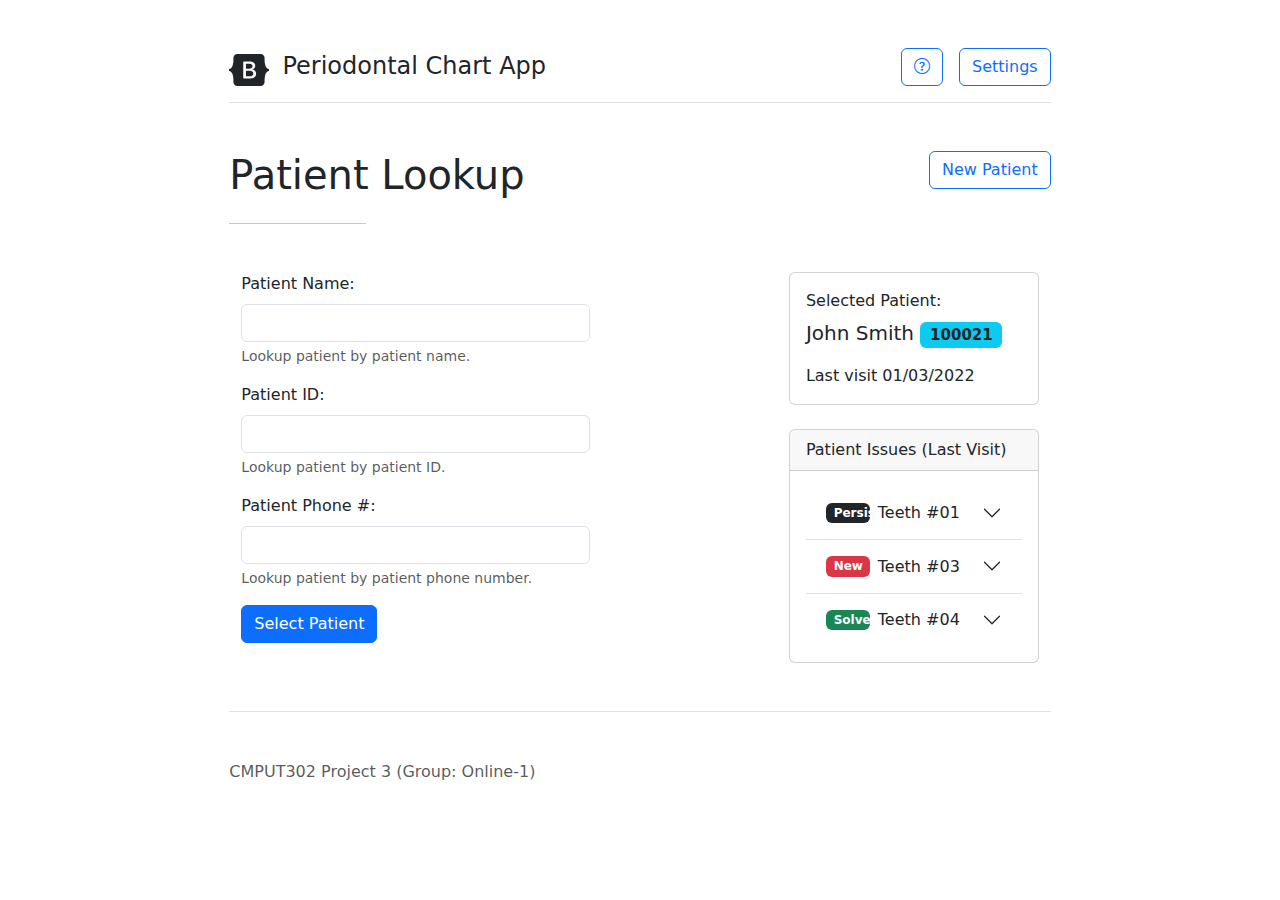
<file: patient_lookup.html>
<!DOCTYPE html>
<html lang="en">
  <head>
    <meta charset="utf-8" />
    <meta name="viewport" content="width=device-width, initial-scale=1" />
    <meta name="description" content="" />
    <meta name="author" content="" />
    <title>Periodontal Chart App - Patient Lookup</title>

    <!-- Bootstrap core CSS -->
    <link
      href="https://cdn.jsdelivr.net/npm/bootstrap@5.0.2/dist/css/bootstrap.min.css"
      rel="stylesheet"
    />
    <!-- Bootstrap Icons CSS -->
    <link
      rel="stylesheet"
      href="https://cdn.jsdelivr.net/npm/bootstrap-icons@1.8.1/font/bootstrap-icons.css"
    />

    <style>
      .bd-placeholder-img {
        font-size: 1.125rem;
        text-anchor: middle;
        -webkit-user-select: none;
        -moz-user-select: none;
        user-select: none;
      }

      @media (min-width: 768px) {
        .bd-placeholder-img-lg {
          font-size: 3.5rem;
        }
      }

      .icon-list {
        padding-left: 0;
        list-style: none;
      }

      .icon-list li {
        display: flex;
        align-items: flex-start;
        margin-bottom: 0.25rem;
      }

      .icon-list li::before {
        display: block;
        flex-shrink: 0;
        width: 1.5em;
        height: 1.5em;
        margin-right: 0.5rem;
        content: "";
        background: url("data:image/svg+xml,%3Csvg xmlns='http://www.w3.org/2000/svg' fill='%23212529' viewBox='0 0 16 16'%3E%3Cpath d='M8 0a8 8 0 1 1 0 16A8 8 0 0 1 8 0zM4.5 7.5a.5.5 0 0 0 0 1h5.793l-2.147 2.146a.5.5 0 0 0 .708.708l3-3a.5.5 0 0 0 0-.708l-3-3a.5.5 0 1 0-.708.708L10.293 7.5H4.5z'/%3E%3C/svg%3E")
          no-repeat center center / 100% auto;
      }
    </style>
  </head>
  <body>
    <div class="col-lg-8 mx-auto p-3 py-md-5">
      <header class="align-items-center pb-3 mb-5 border-bottom">
        <a href="/" class="align-items-center text-dark text-decoration-none">
          <svg
            xmlns="http://www.w3.org/2000/svg"
            width="40"
            height="32"
            class="me-2"
            viewBox="0 0 118 94"
            role="img"
          >
            <title>Periodontal Chart App</title>
            <path
              fill-rule="evenodd"
              clip-rule="evenodd"
              d="M24.509 0c-6.733 0-11.715 5.893-11.492 12.284.214 6.14-.064 14.092-2.066 20.577C8.943 39.365 5.547 43.485 0 44.014v5.972c5.547.529 8.943 4.649 10.951 11.153 2.002 6.485 2.28 14.437 2.066 20.577C12.794 88.106 17.776 94 24.51 94H93.5c6.733 0 11.714-5.893 11.491-12.284-.214-6.14.064-14.092 2.066-20.577 2.009-6.504 5.396-10.624 10.943-11.153v-5.972c-5.547-.529-8.934-4.649-10.943-11.153-2.002-6.484-2.28-14.437-2.066-20.577C105.214 5.894 100.233 0 93.5 0H24.508zM80 57.863C80 66.663 73.436 72 62.543 72H44a2 2 0 01-2-2V24a2 2 0 012-2h18.437c9.083 0 15.044 4.92 15.044 12.474 0 5.302-4.01 10.049-9.119 10.88v.277C75.317 46.394 80 51.21 80 57.863zM60.521 28.34H49.948v14.934h8.905c6.884 0 10.68-2.772 10.68-7.727 0-4.643-3.264-7.207-9.012-7.207zM49.948 49.2v16.458H60.91c7.167 0 10.964-2.876 10.964-8.281 0-5.406-3.903-8.178-11.425-8.178H49.948z"
              fill="currentColor"
            ></path>
          </svg>
          <span class="fs-4">Periodontal Chart App</span>
        </a>
        <a href="" class="btn btn-outline-primary float-end">Settings</a>
        <a href="" class="btn btn-outline-primary float-end mx-3"
          ><i class="bi bi-question-circle"></i>
        </a>
      </header>

      <main>
        <div class="d-flex justify-content-between mb-3">
          <h1>Patient Lookup</h1>
          <div>
            <a href="new_patient.html" class="btn btn-outline-primary"
              >New Patient</a
            >
          </div>
        </div>
        <hr class="col-3 col-md-2 mb-5" />

        <div class="container mb-5">
          <div class="row">
            <div class="col-8">
                <form>

                    <div class="mb-3 col-8">
                        <label for="inputPatientName" class="form-label"
                          >Patient Name:</label
                        >
                        <input
                          type="text"
                          class="form-control"
                          id="inputPatientName"
                          aria-describedby="inputPatientNameHelp"
                        />
                        <div id="inputPatientNameHelp" class="form-text">
                          Lookup patient by patient name.
                        </div>
                      </div>


                    <div class="mb-3 col-8">
                      <label for="inputPatientID" class="form-label"
                        >Patient ID:</label
                      >
                      <input
                        type="text"
                        class="form-control"
                        id="inputPatientID"
                        aria-describedby="inputPatientIDHelp"
                      />
                      <div id="inputPatientIDHelp" class="form-text">
                        Lookup patient by patient ID.
                      </div>
                    </div>

                    <div class="mb-3 col-8">
                        <label for="inputPatientNumber" class="form-label"
                          >Patient Phone #:</label
                        >
                        <input
                          type="text"
                          class="form-control"
                          id="inputPatientNumber"
                          aria-describedby="inputPatientNumberHelp"
                        />
                        <div id="inputPatientNumberHelp" class="form-text">
                          Lookup patient by patient phone number.
                        </div>
                      </div>

                    <button type="submit" class="btn btn-primary">Select Patient</button>
                  </form>
              </div>

            <div class="col">
              <div class="card">
                <div class="card-body">
                  <p class="card-title">
                    <span>Selected Patient: </span>
                    <h5>
                    John Smith
                    <span class="badge bg-info text-dark">100021</span></h5>
                  </p>
                  Last visit 01/03/2022
                </div>
              </div>
              <div class="card mt-4">
                <div class="card-header">Patient Issues (Last Visit)</div>
                <div class="card-body">
                  <div class="accordion accordion-flush" id="accordion">
                    <div class="accordion-item">
                      <h2 class="accordion-header" id="ach1">
                        <button
                          class="accordion-button collapsed alert-dark"
                          type="button"
                          data-bs-toggle="collapse"
                          data-bs-target="#acc1"
                          aria-expanded="false"
                          aria-controls="c1"
                        >
                          <span class="badge bg-dark me-2 w-25"
                            >Persisting</span
                          >
                          Teeth #01
                        </button>
                      </h2>
                      <div
                        id="acc1"
                        class="accordion-collapse collapse"
                        aria-labelledby="c1"
                        data-bs-parent="#accordion"
                      >
                        <div class="card mb-4">
                          <div class="card-header">
                            <h5 class="card-title">Cavity</h5>
                          </div>
                          <div class="card-body">
                            <a href="#" class="btn btn-primary">Zoom in</a>
                            <a href="#" class="btn btn-primary">Treatments</a>
                          </div>
                        </div>
                      </div>
                    </div>
                    <div class="accordion-item">
                      <h2 class="accordion-header" id="ach2">
                        <button
                          class="accordion-button collapsed alert-danger"
                          type="button"
                          data-bs-toggle="collapse"
                          data-bs-target="#acc2"
                          aria-expanded="false"
                          aria-controls="c2"
                        >
                          <span class="badge bg-danger me-2 w-25">New</span>
                          Teeth #03
                        </button>
                      </h2>
                      <div
                        id="acc2"
                        class="accordion-collapse collapse"
                        aria-labelledby="c2"
                        data-bs-parent="#accordion"
                      >
                        <div class="card mb-4">
                          <div class="card-header">
                            <h5 class="card-title">Gum Infection</h5>
                          </div>
                          <div class="card-body">
                            <a href="#" class="btn btn-primary">Zoom in</a>
                            <a href="#" class="btn btn-primary">Treatments</a>
                          </div>
                        </div>
                      </div>
                    </div>
                    <div class="accordion-item">
                      <h2 class="accordion-header" id="ach3">
                        <button
                          class="accordion-button collapsed alert-success"
                          type="button"
                          data-bs-toggle="collapse"
                          data-bs-target="#acc3"
                          aria-expanded="false"
                          aria-controls="c3"
                        >
                          <span class="badge bg-success me-2 w-25">Solved</span>
                          Teeth #04
                        </button>
                      </h2>
                      <div
                        id="acc3"
                        class="accordion-collapse collapse"
                        aria-labelledby="c3"
                        data-bs-parent="#accordion"
                      >
                        <div class="card mb-4">
                          <div class="card-header">
                            <h5 class="card-title">Cavity</h5>
                          </div>
                          <div class="card-body">
                            <a href="#" class="btn btn-primary">Zoom in</a>
                            <a href="#" class="btn btn-primary">Treatments</a>
                          </div>
                        </div>
                      </div>
                    </div>
                  </div>
                </div>
              </div>
            </div>
          </div>
        </div>
      </main>
      <footer class="pt-5 my-5 text-muted border-top">
        CMPUT302 Project 3 (Group: Online-1)
      </footer>
    </div>
  </body>
</html>
</file>
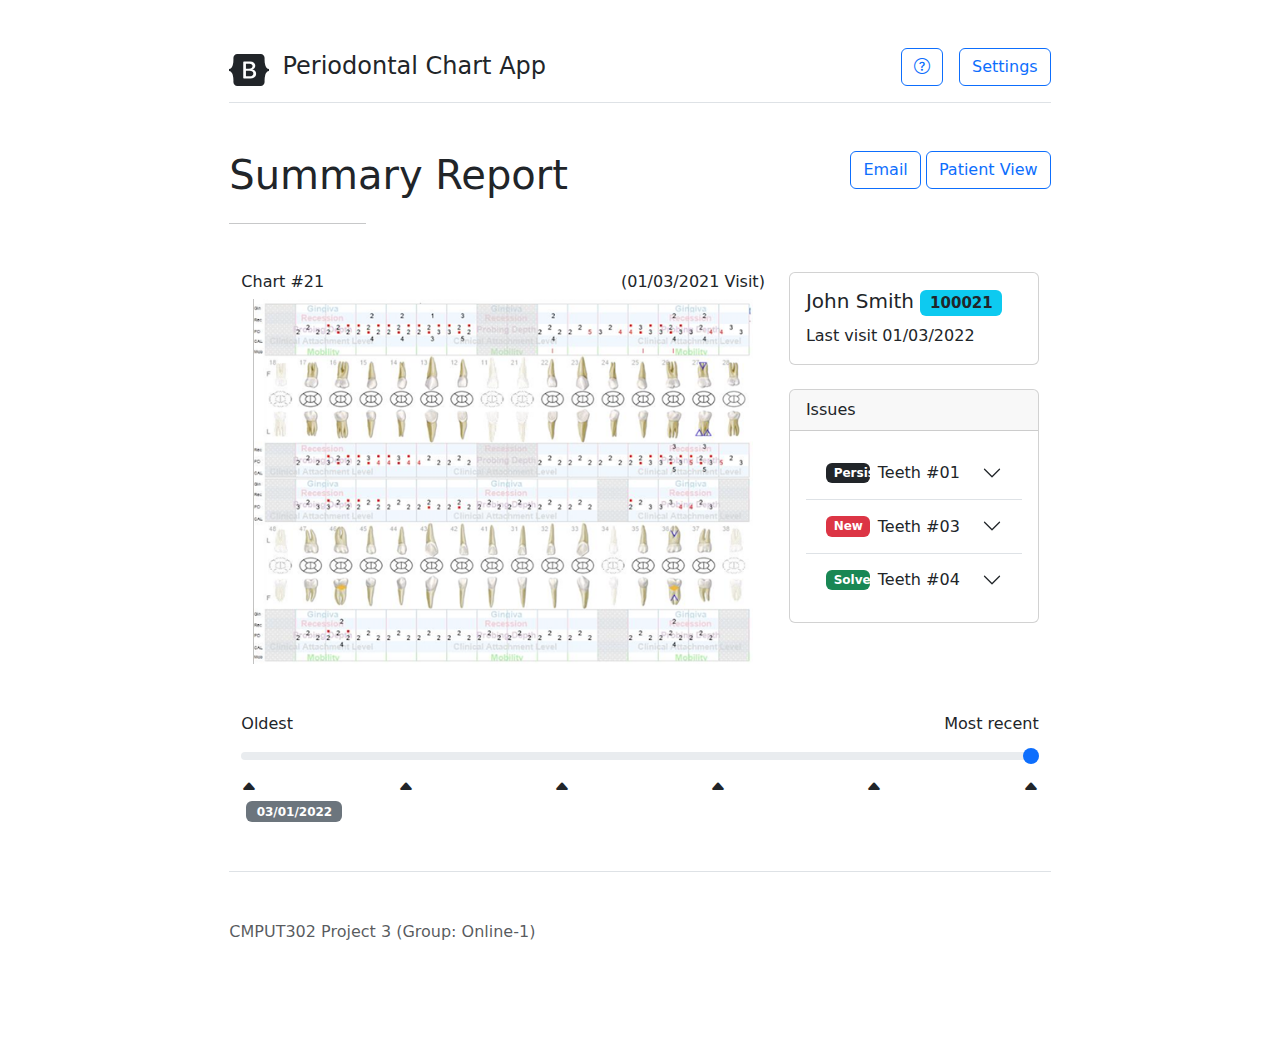
<file: report.html>
<!DOCTYPE html>
<html lang="en">
<head>
    <meta charset="utf-8"/>
    <meta name="viewport" content="width=device-width, initial-scale=1"/>
    <meta name="description" content=""/>
    <meta name="author" content=""/>
    <title>Periodontal Chart App</title>

    <!-- Bootstrap core CSS -->
    <link href="https://cdn.jsdelivr.net/npm/bootstrap@5.0.2/dist/css/bootstrap.min.css" rel="stylesheet"/>
    <!-- Bootstrap Icons CSS -->
    <link
            rel="stylesheet"
            href="https://cdn.jsdelivr.net/npm/bootstrap-icons@1.8.1/font/bootstrap-icons.css"
    />

    <style>
        .bd-placeholder-img {
            font-size: 1.125rem;
            text-anchor: middle;
            -webkit-user-select: none;
            -moz-user-select: none;
            user-select: none;
        }

        @media (min-width: 768px) {
            .bd-placeholder-img-lg {
                font-size: 3.5rem;
            }
        }

        .icon-list {
            padding-left: 0;
            list-style: none;
        }

        .icon-list li {
            display: flex;
            align-items: flex-start;
            margin-bottom: 0.25rem;
        }

        .icon-list li::before {
            display: block;
            flex-shrink: 0;
            width: 1.5em;
            height: 1.5em;
            margin-right: 0.5rem;
            content: "";
            background: url("data:image/svg+xml,%3Csvg xmlns='http://www.w3.org/2000/svg' fill='%23212529' viewBox='0 0 16 16'%3E%3Cpath d='M8 0a8 8 0 1 1 0 16A8 8 0 0 1 8 0zM4.5 7.5a.5.5 0 0 0 0 1h5.793l-2.147 2.146a.5.5 0 0 0 .708.708l3-3a.5.5 0 0 0 0-.708l-3-3a.5.5 0 1 0-.708.708L10.293 7.5H4.5z'/%3E%3C/svg%3E") no-repeat center center / 100% auto;
        }
    </style>
</head>
<body>
<div class="col-lg-8 mx-auto p-3 py-md-5">
    <header class="align-items-center pb-3 mb-5 border-bottom">
        <a href="/" class="align-items-center text-dark text-decoration-none">
            <svg
                    xmlns="http://www.w3.org/2000/svg"
                    width="40"
                    height="32"
                    class="me-2"
                    viewBox="0 0 118 94"
                    role="img"
            >
                <title>Periodontal Chart App</title>
                <path
                        fill-rule="evenodd"
                        clip-rule="evenodd"
                        d="M24.509 0c-6.733 0-11.715 5.893-11.492 12.284.214 6.14-.064 14.092-2.066 20.577C8.943 39.365 5.547 43.485 0 44.014v5.972c5.547.529 8.943 4.649 10.951 11.153 2.002 6.485 2.28 14.437 2.066 20.577C12.794 88.106 17.776 94 24.51 94H93.5c6.733 0 11.714-5.893 11.491-12.284-.214-6.14.064-14.092 2.066-20.577 2.009-6.504 5.396-10.624 10.943-11.153v-5.972c-5.547-.529-8.934-4.649-10.943-11.153-2.002-6.484-2.28-14.437-2.066-20.577C105.214 5.894 100.233 0 93.5 0H24.508zM80 57.863C80 66.663 73.436 72 62.543 72H44a2 2 0 01-2-2V24a2 2 0 012-2h18.437c9.083 0 15.044 4.92 15.044 12.474 0 5.302-4.01 10.049-9.119 10.88v.277C75.317 46.394 80 51.21 80 57.863zM60.521 28.34H49.948v14.934h8.905c6.884 0 10.68-2.772 10.68-7.727 0-4.643-3.264-7.207-9.012-7.207zM49.948 49.2v16.458H60.91c7.167 0 10.964-2.876 10.964-8.281 0-5.406-3.903-8.178-11.425-8.178H49.948z"
                        fill="currentColor"
                ></path>
            </svg>
            <span class="fs-4">Periodontal Chart App</span>
        </a>
        <a href="" class="btn btn-outline-primary float-end">Settings</a>
        <a href="" class="btn btn-outline-primary float-end mx-3"><i class="bi bi-question-circle"></i>
        </a>
    </header>

    <main>
        <div class="d-flex justify-content-between mb-3">
            <h1>Summary Report</h1>
            <div>
                <a href="" class="btn btn-outline-primary" data-bs-toggle="modal" data-bs-target="#emailModal">Email</a>
                <a href="report_patient.html" class="btn btn-outline-primary">Patient View</a>
            </div>
        </div>
        <hr class="col-3 col-md-2 mb-5"/>

        <div class="container mb-5">
            <div class="row">
                <div class="col-8">
                    <div class="d-flex justify-content-between">
                        <h6>Chart #21</h6>
                        <h6>(01/03/2021 Visit)</h6>
                    </div>
                    <div id="chart" class="container">
                        <img src="./img/periodontalchart_crop.png" class="w-100" alt="chart">
                    </div>
                    <div class="text-center d-none" id="spinner">
                        <div class="spinner-border" role="status">
                            <span class="visually-hidden">Loading...</span>
                        </div>
                    </div>
                </div>


                <div class="col">
                    <div class="card">
                        <div class="card-body">
                            <h5 class="card-title">John Smith <span class="badge bg-info text-dark">100021</span>
                            </h5>
                            Last visit 01/03/2022
                        </div>
                    </div>
                    <div class="card mt-4">
                        <div class="card-header">
                            Issues
                        </div>
                        <div class="card-body">
                            <div class="accordion accordion-flush" id="accordion">
                                <div class="accordion-item">
                                    <h2 class="accordion-header" id="ach1">
                                        <button class="accordion-button collapsed alert-dark" type="button"
                                                data-bs-toggle="collapse" data-bs-target="#acc1" aria-expanded="false"
                                                aria-controls="c1">
                                            <span class="badge bg-dark me-2 w-25">Persisting</span> Teeth #01
                                        </button>
                                    </h2>
                                    <div id="acc1" class="accordion-collapse collapse" aria-labelledby="c1"
                                         data-bs-parent="#accordion">
                                        <div class="card mb-4">
                                            <div class="card-header">
                                                <h5 class="card-title">Cavity</h5>
                                            </div>
                                            <div class="card-body">
                                                <a href="#" class="btn btn-primary">Zoom in</a>
                                                <a href="#" class="btn btn-primary">Treatments</a>
                                            </div>
                                        </div>
                                    </div>
                                </div>
                                <div class="accordion-item">
                                    <h2 class="accordion-header" id="ach2">
                                        <button class="accordion-button collapsed alert-danger" type="button"
                                                data-bs-toggle="collapse" data-bs-target="#acc2" aria-expanded="false"
                                                aria-controls="c2">
                                            <span class="badge bg-danger me-2 w-25">New</span> Teeth #03
                                        </button>
                                    </h2>
                                    <div id="acc2" class="accordion-collapse collapse" aria-labelledby="c2"
                                         data-bs-parent="#accordion">
                                        <div class="card mb-4">
                                            <div class="card-header">
                                                <h5 class="card-title">Gum Infection</h5>
                                            </div>
                                            <div class="card-body">
                                                <a href="#" class="btn btn-primary">Zoom in</a>
                                                <a href="#" class="btn btn-primary">Treatments</a>
                                            </div>
                                        </div>
                                    </div>
                                </div>
                                <div class="accordion-item">
                                    <h2 class="accordion-header" id="ach3">
                                        <button class="accordion-button collapsed alert-success" type="button"
                                                data-bs-toggle="collapse" data-bs-target="#acc3" aria-expanded="false"
                                                aria-controls="c3">
                                            <span class="badge bg-success me-2 w-25">Solved</span> Teeth #04
                                        </button>
                                    </h2>
                                    <div id="acc3" class="accordion-collapse collapse" aria-labelledby="c3"
                                         data-bs-parent="#accordion">
                                        <div class="card mb-4">
                                            <div class="card-header">
                                                <h5 class="card-title">Cavity</h5>
                                            </div>
                                            <div class="card-body">
                                                <a href="#" class="btn btn-primary">Zoom in</a>
                                                <a href="#" class="btn btn-primary">Treatments</a>
                                            </div>
                                        </div>
                                    </div>
                                </div>
                            </div>
                        </div>
                    </div>
                </div>
            </div>
        </div>

        <div class="container">
            <label for="timeline" class="form-label float-start">Oldest</label>
            <label for="timeline" class="form-label float-end">Most recent</label>
            <input type="range" class="form-range" min="0" max="5" step="1" value="5" id="timeline">
            <div class="d-flex justify-content-between">
                <span class=""><i class="bi bi-caret-up-fill"></i></span>
                <span class=""><i class="bi bi-caret-up-fill"></i></span>
                <span class=""><i class="bi bi-caret-up-fill"></i></span>
                <span class=""><i class="bi bi-caret-up-fill"></i></span>
                <span class=""><i class="bi bi-caret-up-fill"></i></span>
                <span class=""><i class="bi bi-caret-up-fill"></i></span>
            </div>
            <output for="timeline" onforminput="value = timeline.valueAsNumber;"></output>
            <div id="bubble" class="position-relative badge bg-secondary" style="width: 6rem;">03/01/2022</div>
        </div>



        <div class="modal fade" id="emailModal" tabindex="-1" aria-labelledby="ariaEmailModal" aria-hidden="true">
            <div class="modal-dialog">
                <div class="modal-content">
                    <div class="modal-header">
                        <h5 class="modal-title" id="emailModalLabel">Send report via email</h5>
                        <button type="button" class="btn-close" data-bs-dismiss="modal" aria-label="Close"></button>
                    </div>
                    <div class="modal-body">
                        <label for="staticEmail">Email</label>
                        <div class="input-group mb-3">
                            <input type="text" readonly class="form-control" id="staticEmail"
                                   value="smith@legitmail.com" aria-label="email" aria-describedby="button-addon1">
                            <button class="btn btn-outline-secondary" type="button" id="button-addon1"><i class="bi-pencil-square"></i></button>
                        </div>
                    </div>
                    <div class="modal-footer">
                        <button type="button" class="btn btn-secondary" data-bs-dismiss="modal" onclick="discardToast.show()">Close</button>
                        <button type="button" class="btn btn-primary" data-bs-dismiss="modal" onclick="sentToast.show()">Send</button>
                    </div>
                </div>
            </div>
        </div>

        <div class="toast-container position-absolute start-50 bottom-0 translate-middle-x">
            <div class="toast align-items-center text-white bg-success border-0" role="alert" aria-live="assertive" aria-atomic="true" id="toastSent">
                <div class="d-flex">
                    <div class="toast-body">
                        Email sent.
                    </div>
                    <button type="button" class="btn-close btn-close-white me-2 m-auto" data-bs-dismiss="toast" aria-label="Close"></button>
                </div>
            </div>
        </div>

        <div class="toast-container position-absolute start-50 bottom-0 translate-middle-x">
            <div class="toast align-items-center text-white bg-secondary border-0" role="alert" aria-live="assertive" aria-atomic="true" id="toastDiscard">
                <div class="d-flex">
                    <div class="toast-body">
                        Email draft discarded.
                    </div>
                    <button type="button" class="btn-close btn-close-white me-2 m-auto" data-bs-dismiss="toast" aria-label="Close"></button>
                </div>
            </div>
        </div>

    </main>
    <footer class="pt-5 my-5 text-muted border-top">
        CMPUT302 Project 3 (Group: Online-1)
    </footer>
</div>

<script src="https://cdn.jsdelivr.net/npm/bootstrap@5.0.2/dist/js/bootstrap.bundle.min.js"
        integrity="sha384-MrcW6ZMFYlzcLA8Nl+NtUVF0sA7MsXsP1UyJoMp4YLEuNSfAP+JcXn/tWtIaxVXM"
        crossorigin="anonymous"></script>
<script>
    var sentToast;
    var discardToast;
    const range = document.getElementById("timeline");
    const bubble = document.getElementById("bubble");
    let elChart;
    let elChartSpinner;
    document.addEventListener("DOMContentLoaded", function(event) {
        var sentToastEl = document.getElementById('toastSent');
        sentToast = new bootstrap.Toast(sentToastEl);
        var discardToastEl = document.getElementById('toastDiscard');
        discardToast = new bootstrap.Toast(discardToastEl);
        elChart = document.getElementById('chart');
        elChartSpinner = document.getElementById('spinner');
        setBubble(range,bubble);
    });

    range.addEventListener("input", () => {
        setBubble(range, bubble);
    });

    function setBubble(range, bubble) {
        const val = range.value;
        const min = range.min ? range.min : 0;
        const max = range.max ? range.max : 100;
        const dates = ["03/01/2020", "07/02/2020", "04/01/2021", "08/01/2021", "01/01/2022", "02/01/2022"];
        let newVal = Number(((val - min) * 100) / (max - min));
        elChart.classList.remove("shadow");
        elChart.classList.add("shadow-lg");
        elChart.classList.add("d-none");
        elChartSpinner.classList.remove("d-none");
        range.disabled=true;
        setInterval(function () {
            range.disabled=false;
            elChart.classList.remove("shadow-lg");
            elChart.classList.add("shadow");
            elChart.classList.remove("d-none");
            elChartSpinner.classList.add("d-none");
        },2000);
        bubble.innerHTML = dates[val];
        bubble.style.left = `calc(${newVal-4.5}%)`;
    }
</script>
</body>
</html>
</file>
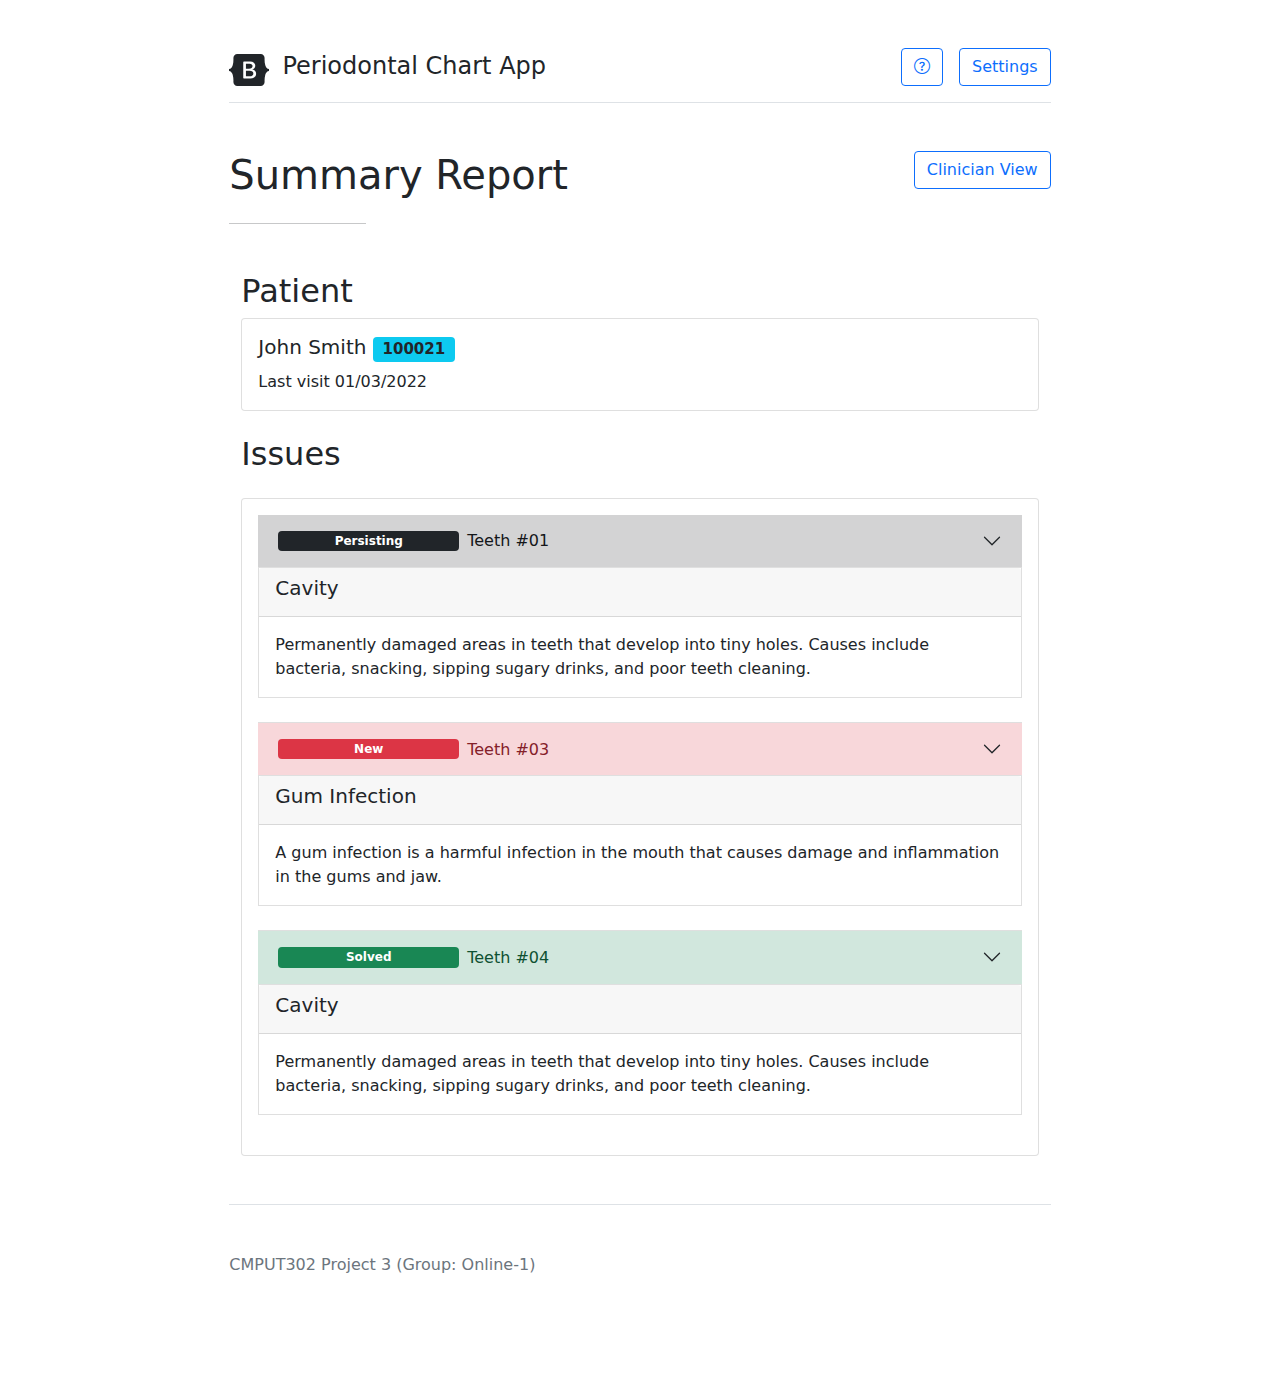
<file: report_patient.html>
<!DOCTYPE html>
<html lang="en">
<head>
    <meta charset="utf-8"/>
    <meta name="viewport" content="width=device-width, initial-scale=1"/>
    <meta name="description" content=""/>
    <meta name="author" content=""/>
    <title>Periodontal Chart App</title>

    <!-- Bootstrap core CSS -->
    <link href="css/bootstrap.min.css" rel="stylesheet"/>
    <!-- Bootstrap Icons CSS -->
    <link
            rel="stylesheet"
            href="https://cdn.jsdelivr.net/npm/bootstrap-icons@1.8.1/font/bootstrap-icons.css"
    />

    <style>
        .bd-placeholder-img {
            font-size: 1.125rem;
            text-anchor: middle;
            -webkit-user-select: none;
            -moz-user-select: none;
            user-select: none;
        }

        @media (min-width: 768px) {
            .bd-placeholder-img-lg {
                font-size: 3.5rem;
            }
        }

        .icon-list {
            padding-left: 0;
            list-style: none;
        }

        .icon-list li {
            display: flex;
            align-items: flex-start;
            margin-bottom: 0.25rem;
        }

        .icon-list li::before {
            display: block;
            flex-shrink: 0;
            width: 1.5em;
            height: 1.5em;
            margin-right: 0.5rem;
            content: "";
            background: url("data:image/svg+xml,%3Csvg xmlns='http://www.w3.org/2000/svg' fill='%23212529' viewBox='0 0 16 16'%3E%3Cpath d='M8 0a8 8 0 1 1 0 16A8 8 0 0 1 8 0zM4.5 7.5a.5.5 0 0 0 0 1h5.793l-2.147 2.146a.5.5 0 0 0 .708.708l3-3a.5.5 0 0 0 0-.708l-3-3a.5.5 0 1 0-.708.708L10.293 7.5H4.5z'/%3E%3C/svg%3E") no-repeat center center / 100% auto;
        }
    </style>
</head>
<body>
<div class="col-lg-8 mx-auto p-3 py-md-5">
    <header class="align-items-center pb-3 mb-5 border-bottom">
        <a href="/" class="align-items-center text-dark text-decoration-none">
            <svg
                    xmlns="http://www.w3.org/2000/svg"
                    width="40"
                    height="32"
                    class="me-2"
                    viewBox="0 0 118 94"
                    role="img"
            >
                <title>Periodontal Chart App</title>
                <path
                        fill-rule="evenodd"
                        clip-rule="evenodd"
                        d="M24.509 0c-6.733 0-11.715 5.893-11.492 12.284.214 6.14-.064 14.092-2.066 20.577C8.943 39.365 5.547 43.485 0 44.014v5.972c5.547.529 8.943 4.649 10.951 11.153 2.002 6.485 2.28 14.437 2.066 20.577C12.794 88.106 17.776 94 24.51 94H93.5c6.733 0 11.714-5.893 11.491-12.284-.214-6.14.064-14.092 2.066-20.577 2.009-6.504 5.396-10.624 10.943-11.153v-5.972c-5.547-.529-8.934-4.649-10.943-11.153-2.002-6.484-2.28-14.437-2.066-20.577C105.214 5.894 100.233 0 93.5 0H24.508zM80 57.863C80 66.663 73.436 72 62.543 72H44a2 2 0 01-2-2V24a2 2 0 012-2h18.437c9.083 0 15.044 4.92 15.044 12.474 0 5.302-4.01 10.049-9.119 10.88v.277C75.317 46.394 80 51.21 80 57.863zM60.521 28.34H49.948v14.934h8.905c6.884 0 10.68-2.772 10.68-7.727 0-4.643-3.264-7.207-9.012-7.207zM49.948 49.2v16.458H60.91c7.167 0 10.964-2.876 10.964-8.281 0-5.406-3.903-8.178-11.425-8.178H49.948z"
                        fill="currentColor"
                ></path>
            </svg>
            <span class="fs-4">Periodontal Chart App</span>
        </a>
        <a href="" class="btn btn-outline-primary float-end">Settings</a>
        <a href="" class="btn btn-outline-primary float-end mx-3"
        ><i class="bi bi-question-circle"></i>
        </a>
    </header>

    <main>
        <div class="d-flex justify-content-between mb-3">
            <h1>Summary Report</h1>
            <div>
                <a href="report.html" class="btn btn-outline-primary">Clinician View</a>
            </div>
        </div>
        <hr class="col-3 col-md-2 mb-5"/>

        <div class="container">
            <h2>Patient</h2>
            <div class="card mb-4">
                <div class="card-body">
                    <h5 class="card-title">John Smith <span class="badge bg-info text-dark">100021</span>
                    </h5>
                    Last visit 01/03/2022
                </div>
            </div>
            <h2>Issues</h2>
            <div class="card mt-4">
                <div class="card-body">
                    <div class="accordion accordion-flush rounded-0" id="accordion">
                        <div class="accordion-item">
                            <h2 class="accordion-header" id="ach1">
                                <button class="accordion-button collapsed alert-dark" type="button"
                                        data-bs-toggle="collapse" data-bs-target="#acc1" aria-expanded="true"
                                        aria-controls="c1">
                                    <span class="badge bg-dark me-2 w-25">Persisting</span> Teeth #01
                                </button>
                            </h2>
                            <div id="acc1" class="accordion-collapse collapse show" aria-labelledby="c1"
                            >
                                <div class="card mb-4 rounded-0">
                                    <div class="card-header">
                                        <h5 class="card-title">Cavity</h5>
                                    </div>
                                    <div class="card-body">
                                        Permanently damaged areas in teeth that develop into tiny holes.
                                        Causes include bacteria, snacking, sipping sugary drinks, and poor teeth
                                        cleaning.
                                    </div>
                                </div>
                            </div>
                        </div>
                        <div class="accordion-item">
                            <h2 class="accordion-header" id="ach2">
                                <button class="accordion-button collapsed alert-danger" type="button"
                                        data-bs-toggle="collapse" data-bs-target="#acc2" aria-expanded="true"
                                        aria-controls="c2">
                                    <span class="badge bg-danger me-2 w-25">New</span> Teeth #03
                                </button>
                            </h2>
                            <div id="acc2" class="accordion-collapse collapse show" aria-labelledby="c2">
                                <div class="card mb-4 rounded-0">
                                    <div class="card-header">
                                        <h5 class="card-title">Gum Infection</h5>
                                    </div>
                                    <div class="card-body">
                                        A gum infection is a harmful infection in the mouth that causes damage and
                                        inflammation in the gums and jaw.
                                    </div>
                                </div>
                            </div>
                        </div>
                        <div class="accordion-item">
                            <h2 class="accordion-header" id="ach3">
                                <button class="accordion-button rounded-0 collapsed alert-success" type="button"
                                        data-bs-toggle="collapse" data-bs-target="#acc3" aria-expanded="true"
                                        aria-controls="c3">
                                    <span class="badge bg-success me-2 w-25">Solved</span> Teeth #04
                                </button>
                            </h2>
                            <div id="acc3" class="accordion-collapse collapse show" aria-labelledby="c3">
                                <div class="card mb-4 rounded-0">
                                    <div class="card-header">
                                        <h5 class="card-title">Cavity</h5>
                                    </div>
                                    <div class="card-body">
                                        Permanently damaged areas in teeth that develop into tiny holes.
                                        Causes include bacteria, snacking, sipping sugary drinks, and poor teeth
                                        cleaning.
                                    </div>
                                </div>
                            </div>
                        </div>
                    </div>
                </div>
            </div>
        </div>

    </main>

    <footer class="pt-5 my-5 text-muted border-top">
        CMPUT302 Project 3 (Group: Online-1)
    </footer>
</div>

<script src="https://cdn.jsdelivr.net/npm/bootstrap@5.0.2/dist/js/bootstrap.bundle.min.js"
        integrity="sha384-MrcW6ZMFYlzcLA8Nl+NtUVF0sA7MsXsP1UyJoMp4YLEuNSfAP+JcXn/tWtIaxVXM"
        crossorigin="anonymous"></script>
</body>
</html>
</file>
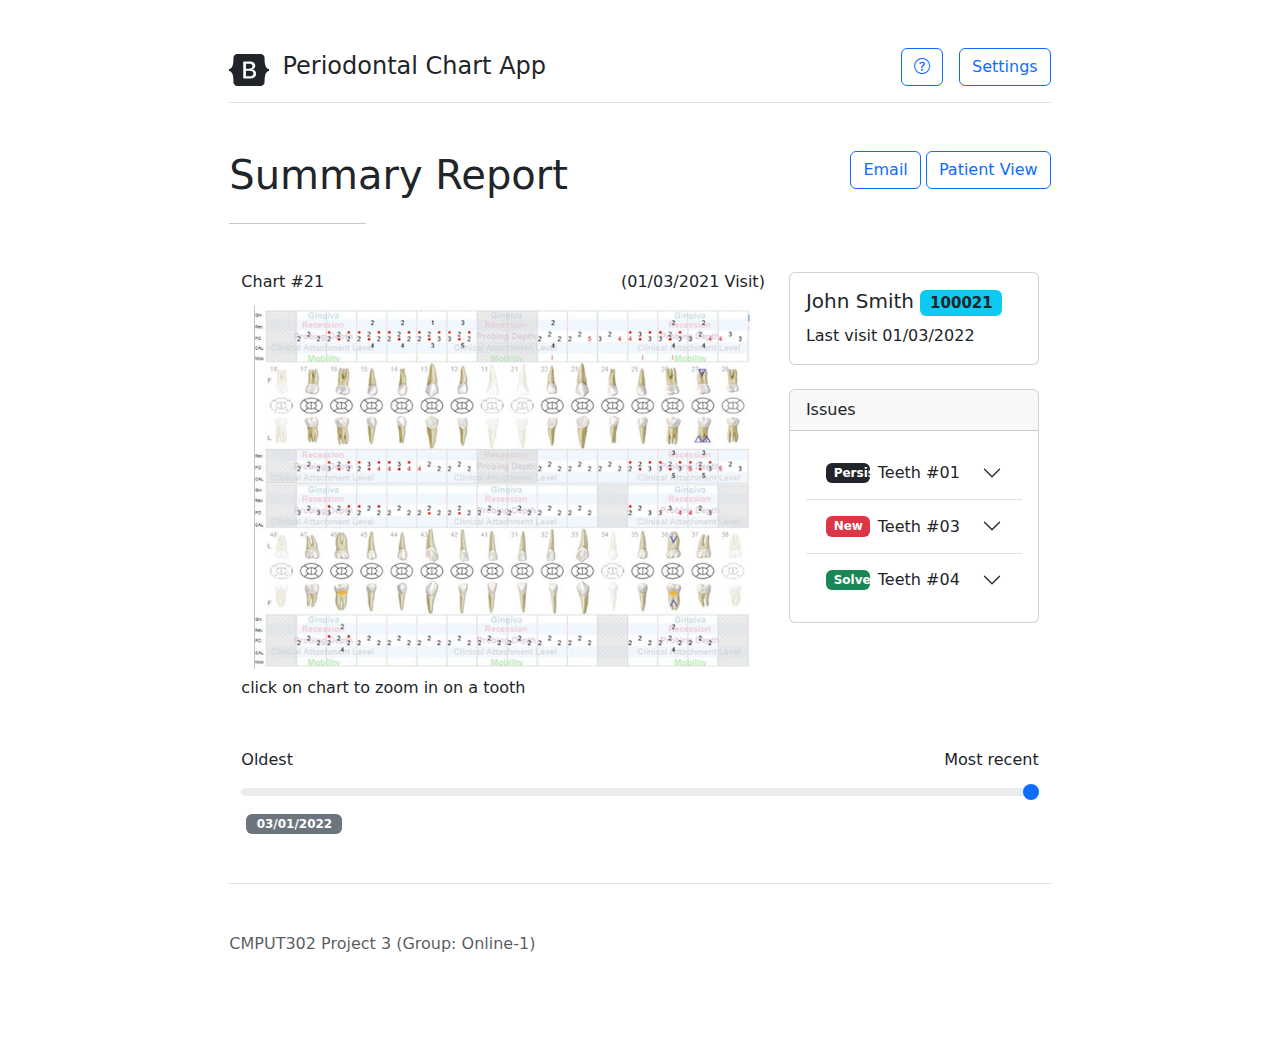
<file: report_zoom.html>
<!DOCTYPE html>
<html lang="en">
<head>
    <meta charset="utf-8"/>
    <meta name="viewport" content="width=device-width, initial-scale=1"/>
    <meta name="description" content=""/>
    <meta name="author" content=""/>
    <title>Periodontal Chart App</title>

    <!-- Bootstrap core CSS -->
    <link href="https://cdn.jsdelivr.net/npm/bootstrap@5.0.2/dist/css/bootstrap.min.css" rel="stylesheet"/>
    <!-- Bootstrap Icons CSS -->
    <link
            rel="stylesheet"
            href="https://cdn.jsdelivr.net/npm/bootstrap-icons@1.8.1/font/bootstrap-icons.css"
    />

    <style>
        .bd-placeholder-img {
            font-size: 1.125rem;
            text-anchor: middle;
            -webkit-user-select: none;
            -moz-user-select: none;
            user-select: none;
        }

        @media (min-width: 768px) {
            .bd-placeholder-img-lg {
                font-size: 3.5rem;
            }
        }

        .icon-list {
            padding-left: 0;
            list-style: none;
        }

        .icon-list li {
            display: flex;
            align-items: flex-start;
            margin-bottom: 0.25rem;
        }

        .icon-list li::before {
            display: block;
            flex-shrink: 0;
            width: 1.5em;
            height: 1.5em;
            margin-right: 0.5rem;
            content: "";
            background: url("data:image/svg+xml,%3Csvg xmlns='http://www.w3.org/2000/svg' fill='%23212529' viewBox='0 0 16 16'%3E%3Cpath d='M8 0a8 8 0 1 1 0 16A8 8 0 0 1 8 0zM4.5 7.5a.5.5 0 0 0 0 1h5.793l-2.147 2.146a.5.5 0 0 0 .708.708l3-3a.5.5 0 0 0 0-.708l-3-3a.5.5 0 1 0-.708.708L10.293 7.5H4.5z'/%3E%3C/svg%3E") no-repeat center center / 100% auto;
        }
		
		button{
			position: relative;
		}
		
    </style>
</head>
<body>
<div class="col-lg-8 mx-auto p-3 py-md-5">
    <header class="align-items-center pb-3 mb-5 border-bottom">
        <a href="/" class="align-items-center text-dark text-decoration-none">
            <svg
                    xmlns="http://www.w3.org/2000/svg"
                    width="40"
                    height="32"
                    class="me-2"
                    viewBox="0 0 118 94"
                    role="img"
            >
                <title>Periodontal Chart App</title>
                <path
                        fill-rule="evenodd"
                        clip-rule="evenodd"
                        d="M24.509 0c-6.733 0-11.715 5.893-11.492 12.284.214 6.14-.064 14.092-2.066 20.577C8.943 39.365 5.547 43.485 0 44.014v5.972c5.547.529 8.943 4.649 10.951 11.153 2.002 6.485 2.28 14.437 2.066 20.577C12.794 88.106 17.776 94 24.51 94H93.5c6.733 0 11.714-5.893 11.491-12.284-.214-6.14.064-14.092 2.066-20.577 2.009-6.504 5.396-10.624 10.943-11.153v-5.972c-5.547-.529-8.934-4.649-10.943-11.153-2.002-6.484-2.28-14.437-2.066-20.577C105.214 5.894 100.233 0 93.5 0H24.508zM80 57.863C80 66.663 73.436 72 62.543 72H44a2 2 0 01-2-2V24a2 2 0 012-2h18.437c9.083 0 15.044 4.92 15.044 12.474 0 5.302-4.01 10.049-9.119 10.88v.277C75.317 46.394 80 51.21 80 57.863zM60.521 28.34H49.948v14.934h8.905c6.884 0 10.68-2.772 10.68-7.727 0-4.643-3.264-7.207-9.012-7.207zM49.948 49.2v16.458H60.91c7.167 0 10.964-2.876 10.964-8.281 0-5.406-3.903-8.178-11.425-8.178H49.948z"
                        fill="currentColor"
                ></path>
            </svg>
            <span class="fs-4">Periodontal Chart App</span>
        </a>
        <a href="" class="btn btn-outline-primary float-end">Settings</a>
        <a href="" class="btn btn-outline-primary float-end mx-3"><i class="bi bi-question-circle"></i>
        </a>
    </header>

    <main>
        <div class="d-flex justify-content-between mb-3">
            <h1>Summary Report</h1>
            <div>
                <a href="" class="btn btn-outline-primary" data-bs-toggle="modal" data-bs-target="#emailModal">Email</a>
                <a href="report_patient.html" class="btn btn-outline-primary">Patient View</a>
            </div>
        </div>
        <hr class="col-3 col-md-2 mb-5"/>
		
		
		
		

        <div class="container mb-5">
            <div class="row">
                <div class="col-8">
                    <div class="d-flex justify-content-between">
                        <h6>Chart #21</h6>
                        <h6>(01/03/2021 Visit)</h6>
                    </div>
					<div 
					<a href="" class="btn" data-bs-toggle="modal" data-bs-target="#zoomModal"> <img src="./img/periodontalchart_crop.png" class="w-100"/></button> </a>
					</div>
                    <div class="text-center d-none" id="spinner">
                        <div class="spinner-border" role="status">
                            <span class="visually-hidden">Loading...</span>
                        </div>
                    </div>
					<div>
						click on chart to zoom in on a tooth
					</div>
                </div>
				

                <div class="col">
                    <div class="card">
                        <div class="card-body">
                            <h5 class="card-title">John Smith <span class="badge bg-info text-dark">100021</span>
                            </h5>
                            Last visit 01/03/2022
                        </div>
                    </div>
                    <div class="card mt-4">
                        <div class="card-header">
                            Issues
                        </div>
                        <div class="card-body">
                            <div class="accordion accordion-flush" id="accordion">
                                <div class="accordion-item">
                                    <h2 class="accordion-header" id="ach1">
                                        <button class="accordion-button collapsed alert-dark" type="button"
                                                data-bs-toggle="collapse" data-bs-target="#acc1" aria-expanded="false"
                                                aria-controls="c1">
                                            <span class="badge bg-dark me-2 w-25">Persisting</span> Teeth #01
                                        </button>
                                    </h2>
                                    <div id="acc1" class="accordion-collapse collapse" aria-labelledby="c1"
                                         data-bs-parent="#accordion">
                                        <div class="card mb-4">
                                            <div class="card-header">
                                                <h5 class="card-title">Cavity</h5>
                                            </div>
                                            <div class="card-body">
                                                <a href="#" class="btn btn-primary">Zoom in</a>
                                                <a href="#" class="btn btn-primary">Treatments</a>
                                            </div>
                                        </div>
                                    </div>
                                </div>
                                <div class="accordion-item">
                                    <h2 class="accordion-header" id="ach2">
                                        <button class="accordion-button collapsed alert-danger" type="button"
                                                data-bs-toggle="collapse" data-bs-target="#acc2" aria-expanded="false"
                                                aria-controls="c2">
                                            <span class="badge bg-danger me-2 w-25">New</span> Teeth #03
                                        </button>
                                    </h2>
                                    <div id="acc2" class="accordion-collapse collapse" aria-labelledby="c2"
                                         data-bs-parent="#accordion">
                                        <div class="card mb-4">
                                            <div class="card-header">
                                                <h5 class="card-title">Gum Infection</h5>
                                            </div>
                                            <div class="card-body">
                                                <a href="#" class="btn btn-primary">Zoom in</a>
                                                <a href="#" class="btn btn-primary">Treatments</a>
                                            </div>
                                        </div>
                                    </div>
                                </div>
                                <div class="accordion-item">
                                    <h2 class="accordion-header" id="ach3">
                                        <button class="accordion-button collapsed alert-success" type="button"
                                                data-bs-toggle="collapse" data-bs-target="#acc3" aria-expanded="false"
                                                aria-controls="c3">
                                            <span class="badge bg-success me-2 w-25">Solved</span> Teeth #04
                                        </button>
                                    </h2>
                                    <div id="acc3" class="accordion-collapse collapse" aria-labelledby="c3"
                                         data-bs-parent="#accordion">
                                        <div class="card mb-4">
                                            <div class="card-header">
                                                <h5 class="card-title">Cavity</h5>
                                            </div>
                                            <div class="card-body">
                                                <a href="#" class="btn btn-primary">Zoom in</a>
                                                <a href="#" class="btn btn-primary">Treatments</a>
                                            </div>
                                        </div>
                                    </div>
                                </div>
                            </div>
                        </div>
                    </div>
                </div>
            </div>
        </div>

        <div class="container">
            <label for="timeline" class="form-label float-start">Oldest</label>
            <label for="timeline" class="form-label float-end">Most recent</label>
            <input type="range" class="form-range" min="0" max="5" step="1" value="5" id="timeline">
            <output for="timeline" onforminput="value = timeline.valueAsNumber;"></output>
            <div id="bubble" class="position-relative badge bg-secondary" style="width: 6rem;">03/01/2022</div>
        </div>
		
		

        <div class="modal fade" id="emailModal" tabindex="-1" aria-labelledby="ariaEmailModal" aria-hidden="true">
            <div class="modal-dialog">
                <div class="modal-content">
                    <div class="modal-header">
                        <h5 class="modal-title" id="emailModalLabel">Send report via email</h5>
                        <button type="button" class="btn-close" data-bs-dismiss="modal" aria-label="Close"></button>
                    </div>
                    <div class="modal-body">
                        <label for="staticEmail">Email</label>
                        <div class="input-group mb-3">
                            <input type="text" readonly class="form-control" id="staticEmail"
                                   value="smith@legitmail.com" aria-label="email" aria-describedby="button-addon1">
                            <button class="btn btn-outline-secondary" type="button" id="button-addon1"><i class="bi-pencil-square"></i></button>
                        </div>
                    </div>
                    <div class="modal-footer">
                        <button type="button" class="btn btn-secondary" data-bs-dismiss="modal" onclick="discardToast.show()">Close</button>
                        <button type="button" class="btn btn-primary" data-bs-dismiss="modal" onclick="sentToast.show()">Send</button>
                    </div>
                </div>
            </div>
        </div>

        <div class="toast-container position-absolute start-50 translate-middle-x">
            <div class="toast align-items-center text-white bg-success border-0" role="alert" aria-live="assertive" aria-atomic="true" id="toastSent">
                <div class="d-flex">
                    <div class="toast-body">
                        Email sent.
                    </div>
                    <button type="button" class="btn-close btn-close-white me-2 m-auto" data-bs-dismiss="toast" aria-label="Close"></button>
                </div>
            </div>
        </div>
		
		
		
		<div class="modal fade" id="zoomModal" tabindex="-1" role="dialog" aria-labelledby="ToothNum" aria-hidden="true">
		  <div class="modal-dialog">
			<div class="modal-content">
			  <div class="modal-header">
				<h5 class="modal-title" id="ToothNum">Tooth Number 13</h5>
				<button type="button" class="btn-close" data-bs-dismiss="modal" aria-label="Close"></button>
			  </div>
			  <div class="modal-body">
				
				<div class="container-fluid">
					<div class="row">
						<div class="col text-center">
							<button type="button" class="btn btn-outline-primary" >Prev</button>
						</div>
						<div class="col">
							<div id="chart" class="container">
								<img src="./img/zoom.png">
							</div>
						</div>
						<div class="col text-center">
							<button type="button" class="btn btn-outline-primary">Next</button>
						</div>
					</div>
					<div class="row">
						<button type="button" class="btn btn-primary">Play Animation</button>
					</div>
					<div class="row">
						Lorem ipsum dolor sit amet, consectetur adipiscing elit. Cras feugiat lorem ac velit lobortis vestibulum. Donec a mauris et nulla cursus eleifend in sed massa. Pellentesque tristique augue sit amet arcu suscipit, in laoreet turpis pharetra. Donec ullamcorper sapien sem, vehicula finibus orci pulvinar ut.
					</div>
				</div>
			  <div class="modal-footer">
				<button type="button" class="btn btn-secondary" data-bs-dismiss="modal" >Close</button>
              </div>
			</div>
		  </div>
		</div>

        <div class="toast-container position-absolute start-50 translate-middle-x">
            <div class="toast align-items-center text-white bg-secondary border-0" role="alert" aria-live="assertive" aria-atomic="true" id="toastDiscard">
                <div class="d-flex">
                    <div class="toast-body">
                        Email draft discarded.
                    </div>
                    <button type="button" class="btn-close btn-close-white me-2 m-auto" data-bs-dismiss="toast" aria-label="Close"></button>
                </div>
            </div>
        </div>

    </main>
    <footer class="pt-5 my-5 text-muted border-top">
        CMPUT302 Project 3 (Group: Online-1)
    </footer>
</div>

<script src="https://cdn.jsdelivr.net/npm/bootstrap@5.0.2/dist/js/bootstrap.bundle.min.js"
        integrity="sha384-MrcW6ZMFYlzcLA8Nl+NtUVF0sA7MsXsP1UyJoMp4YLEuNSfAP+JcXn/tWtIaxVXM"
        crossorigin="anonymous"></script>
<script>
    var sentToast;
    var discardToast;
    const range = document.getElementById("timeline");
    const bubble = document.getElementById("bubble");
    let elChart;
    let elChartSpinner;
    document.addEventListener("DOMContentLoaded", function(event) {
        var sentToastEl = document.getElementById('toastSent');
        sentToast = new bootstrap.Toast(sentToastEl);
        var discardToastEl = document.getElementById('toastDiscard');
        discardToast = new bootstrap.Toast(discardToastEl);
        elChart = document.getElementById('chart');
        elChartSpinner = document.getElementById('spinner');
        setBubble(range,bubble);
    });

    range.addEventListener("input", () => {
        setBubble(range, bubble);
    });
	$(document).ready(function(){
		$('[data-toggle="popover"]').popover();
	});

    function setBubble(range, bubble) {
        const val = range.value;
        const min = range.min ? range.min : 0;
        const max = range.max ? range.max : 100;
        const dates = ["03/01/2020", "07/02/2020", "04/01/2021", "08/01/2021", "01/01/2022", "02/01/2022"];
        let newVal = Number(((val - min) * 100) / (max - min));
        elChart.classList.remove("shadow");
        elChart.classList.add("shadow-lg");
        elChart.classList.add("d-none");
        elChartSpinner.classList.remove("d-none");
        range.disabled=true;
        setInterval(function () {
            range.disabled=false;
            elChart.classList.remove("shadow-lg");
            elChart.classList.add("shadow");
            elChart.classList.remove("d-none");
            elChartSpinner.classList.add("d-none");
        },3000);
        bubble.innerHTML = dates[val];
        bubble.style.left = `calc(${newVal-4.5}%)`;
    }
</script>
</body>
</html>
</file>
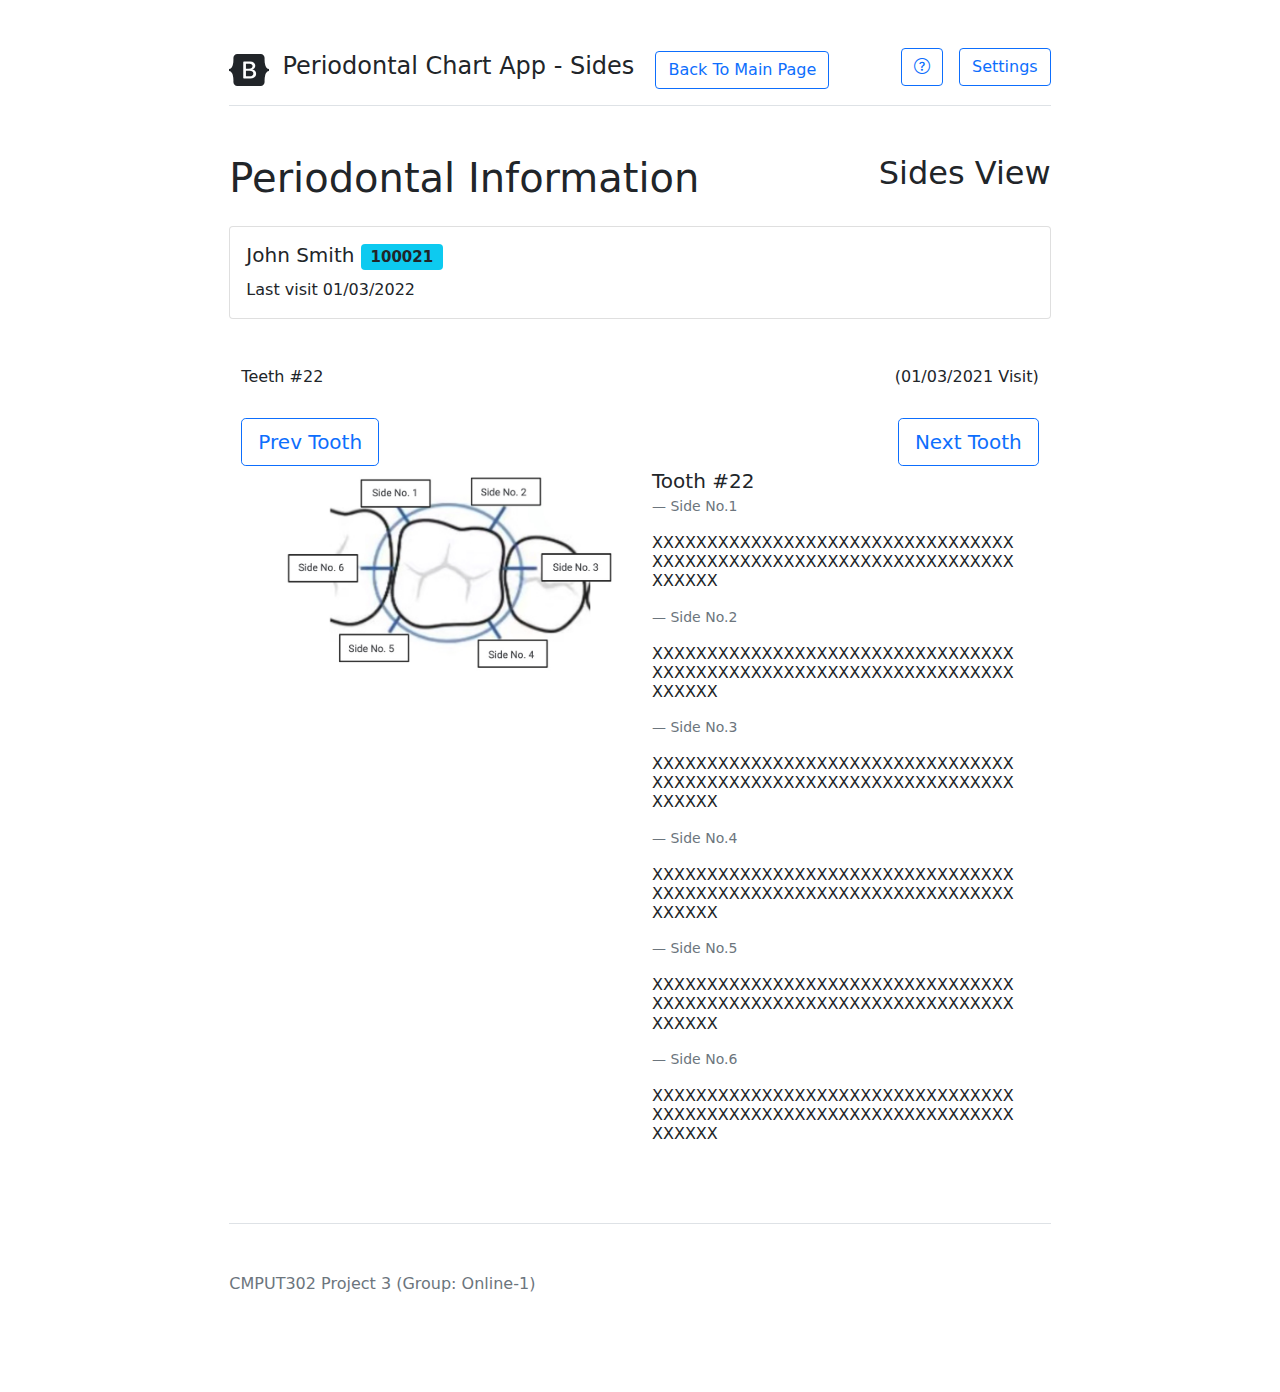
<file: sides.html>
<!DOCTYPE html>
<html lang="en">
<head>
    <meta charset="utf-8"/>
    <meta name="viewport" content="width=device-width, initial-scale=1"/>
    <meta name="description" content=""/>
    <meta name="author" content=""/>
    <title>Periodontal Chart App</title>

    <!-- Bootstrap core CSS -->
    <link href="css/bootstrap.min.css" rel="stylesheet"/>
    <!-- Bootstrap Icons CSS -->
    <link
            rel="stylesheet"
            href="https://cdn.jsdelivr.net/npm/bootstrap-icons@1.8.1/font/bootstrap-icons.css"
    />

    <style>
        .bd-placeholder-img {
            font-size: 1.125rem;
            text-anchor: middle;
            -webkit-user-select: none;
            -moz-user-select: none;
            user-select: none;
        }

        @media (min-width: 768px) {
            .bd-placeholder-img-lg {
                font-size: 3.5rem;
            }
        }

        .icon-list {
            padding-left: 0;
            list-style: none;
        }

        .icon-list li {
            display: flex;
            align-items: flex-start;
            margin-bottom: 0.25rem;
        }

        .icon-list li::before {
            display: block;
            flex-shrink: 0;
            width: 1.5em;
            height: 1.5em;
            margin-right: 0.5rem;
            content: "";
            background: url("data:image/svg+xml,%3Csvg xmlns='http://www.w3.org/2000/svg' fill='%23212529' viewBox='0 0 16 16'%3E%3Cpath d='M8 0a8 8 0 1 1 0 16A8 8 0 0 1 8 0zM4.5 7.5a.5.5 0 0 0 0 1h5.793l-2.147 2.146a.5.5 0 0 0 .708.708l3-3a.5.5 0 0 0 0-.708l-3-3a.5.5 0 1 0-.708.708L10.293 7.5H4.5z'/%3E%3C/svg%3E") no-repeat center center / 100% auto;
        }
    </style>
</head>
<body>
<div class="col-lg-8 mx-auto p-3 py-md-5">
    <header class="align-items-center pb-3 mb-5 border-bottom">
        <a href="/" class="align-items-center text-dark text-decoration-none">
            <svg
                    xmlns="http://www.w3.org/2000/svg"
                    width="40"
                    height="32"
                    class="me-2"
                    viewBox="0 0 118 94"
                    role="img"
            >
                <title>Periodontal Chart App</title>
                <path
                        fill-rule="evenodd"
                        clip-rule="evenodd"
                        d="M24.509 0c-6.733 0-11.715 5.893-11.492 12.284.214 6.14-.064 14.092-2.066 20.577C8.943 39.365 5.547 43.485 0 44.014v5.972c5.547.529 8.943 4.649 10.951 11.153 2.002 6.485 2.28 14.437 2.066 20.577C12.794 88.106 17.776 94 24.51 94H93.5c6.733 0 11.714-5.893 11.491-12.284-.214-6.14.064-14.092 2.066-20.577 2.009-6.504 5.396-10.624 10.943-11.153v-5.972c-5.547-.529-8.934-4.649-10.943-11.153-2.002-6.484-2.28-14.437-2.066-20.577C105.214 5.894 100.233 0 93.5 0H24.508zM80 57.863C80 66.663 73.436 72 62.543 72H44a2 2 0 01-2-2V24a2 2 0 012-2h18.437c9.083 0 15.044 4.92 15.044 12.474 0 5.302-4.01 10.049-9.119 10.88v.277C75.317 46.394 80 51.21 80 57.863zM60.521 28.34H49.948v14.934h8.905c6.884 0 10.68-2.772 10.68-7.727 0-4.643-3.264-7.207-9.012-7.207zM49.948 49.2v16.458H60.91c7.167 0 10.964-2.876 10.964-8.281 0-5.406-3.903-8.178-11.425-8.178H49.948z"
                        fill="currentColor"
                ></path>
            </svg>
            <span class="fs-4">Periodontal Chart App - Sides</span>
        </a>
        <a href="main_page.html" class="btn btn-outline-primary mx-3">Back To Main Page</a>
        <a href="" class="btn btn-outline-primary float-end">Settings</a>
        <a href="" class="btn btn-outline-primary float-end mx-3"><i class="bi bi-question-circle"></i>
        </a>
    </header>

    <main>
        <div class="d-flex justify-content-between mb-3">
            <h1>Periodontal Information</h1>
            <div class="d-flex justify-content-between">
                <h2>Sides View</h2>
            </div>
            
        </div>
        <div class="col">
            <div class="card">
                <div class="card-body">
                    <h5 class="card-title">John Smith <span class="badge bg-info text-dark">100021</span>
                    </h5>
                    Last visit 01/03/2022
                </div>
            </div>
            <br class="col-3 col-md-2 mb-5">
        
        <div class="container">
            <br>
            <div class="row">
                <div class="col">
                    <div class="d-flex justify-content-between">
                        <h6>Teeth #22</h6>
                        <h6>(01/03/2021 Visit)</h6>
                    </div>
                    <br>

        <a href="" class="btn btn-outline-primary btn-lg">Prev Tooth</a>
        <a href="" class="btn btn-outline-primary float-end btn-lg">Next Tooth</a>
       
        <div class="d-flex justify-content-between">
            <div class="container">
                <div class="row">
                    <div class="col">
                        <img src="./img/TeethSides.jpg" class="rounded mx-auto d-block w-100" alt="chart">
                    </div>
                    <div class="col-6 ">
                        <figure>
                            <blockquote class="blockquote">
                              <p>Tooth #22</p>
                            </blockquote>
                            <figcaption class="blockquote-footer">
                              Side No.1 <cite title="Source Title"></cite>
                            </figcaption>
                          </figure>
                          <div class="align-self-start text-break">
                            <h6>XXXXXXXXXXXXXXXXXXXXXXXXXXXXXXXXXXXXXXXXXXXXXXXXXXXXXXXXXXXXXXXXXXXXXXXX</h6>
                            <br>
                          </div>
                          <figcaption class="blockquote-footer">
                            Side No.2 <cite title="Source Title"></cite>
                          </figcaption>
                        </figure>
                        <div class="align-self-start text-break">
                          <h6>XXXXXXXXXXXXXXXXXXXXXXXXXXXXXXXXXXXXXXXXXXXXXXXXXXXXXXXXXXXXXXXXXXXXXXXX</h6>
                          <br>
                        </div>
                        <figcaption class="blockquote-footer">
                            Side No.3 <cite title="Source Title"></cite>
                          </figcaption>
                        </figure>
                        <div class="align-self-start text-break">
                          <h6>XXXXXXXXXXXXXXXXXXXXXXXXXXXXXXXXXXXXXXXXXXXXXXXXXXXXXXXXXXXXXXXXXXXXXXXX</h6>
                          <br>
                        </div>
                        <figcaption class="blockquote-footer">
                            Side No.4 <cite title="Source Title"></cite>
                          </figcaption>
                        </figure>
                        <div class="align-self-start text-break">
                          <h6>XXXXXXXXXXXXXXXXXXXXXXXXXXXXXXXXXXXXXXXXXXXXXXXXXXXXXXXXXXXXXXXXXXXXXXXX</h6>
                          <br>
                        </div>
                        <figcaption class="blockquote-footer">
                            Side No.5 <cite title="Source Title"></cite>
                          </figcaption>
                        </figure>
                        <div class="align-self-start text-break">
                          <h6>XXXXXXXXXXXXXXXXXXXXXXXXXXXXXXXXXXXXXXXXXXXXXXXXXXXXXXXXXXXXXXXXXXXXXXXX</h6>
                          <br>
                        </div>
                        <figcaption class="blockquote-footer">
                            Side No.6 <cite title="Source Title"></cite>
                          </figcaption>
                        </figure>
                        <div class="align-self-start text-break">
                          <h6>XXXXXXXXXXXXXXXXXXXXXXXXXXXXXXXXXXXXXXXXXXXXXXXXXXXXXXXXXXXXXXXXXXXXXXXX</h6>
                          <br>
                        </div>
                          
                      </div>
                   

                    
                    
    </main>
    <footer class="pt-5 my-5 text-muted border-top">
        CMPUT302 Project 3 (Group: Online-1)
    </footer>
</div>

<script src="https://cdn.jsdelivr.net/npm/bootstrap@5.0.2/dist/js/bootstrap.bundle.min.js"
        integrity="sha384-MrcW6ZMFYlzcLA8Nl+NtUVF0sA7MsXsP1UyJoMp4YLEuNSfAP+JcXn/tWtIaxVXM"
        crossorigin="anonymous"></script>
<script>
    var sentToast;
    var discardToast;
    document.addEventListener("DOMContentLoaded", function(event) {
        var sentToastEl = document.getElementById('toastSent');
        sentToast = new bootstrap.Toast(sentToastEl);
        var discardToastEl = document.getElementById('toastDiscard');
        discardToast = new bootstrap.Toast(discardToastEl);
    })
</script>
</body>
</html>
</file>
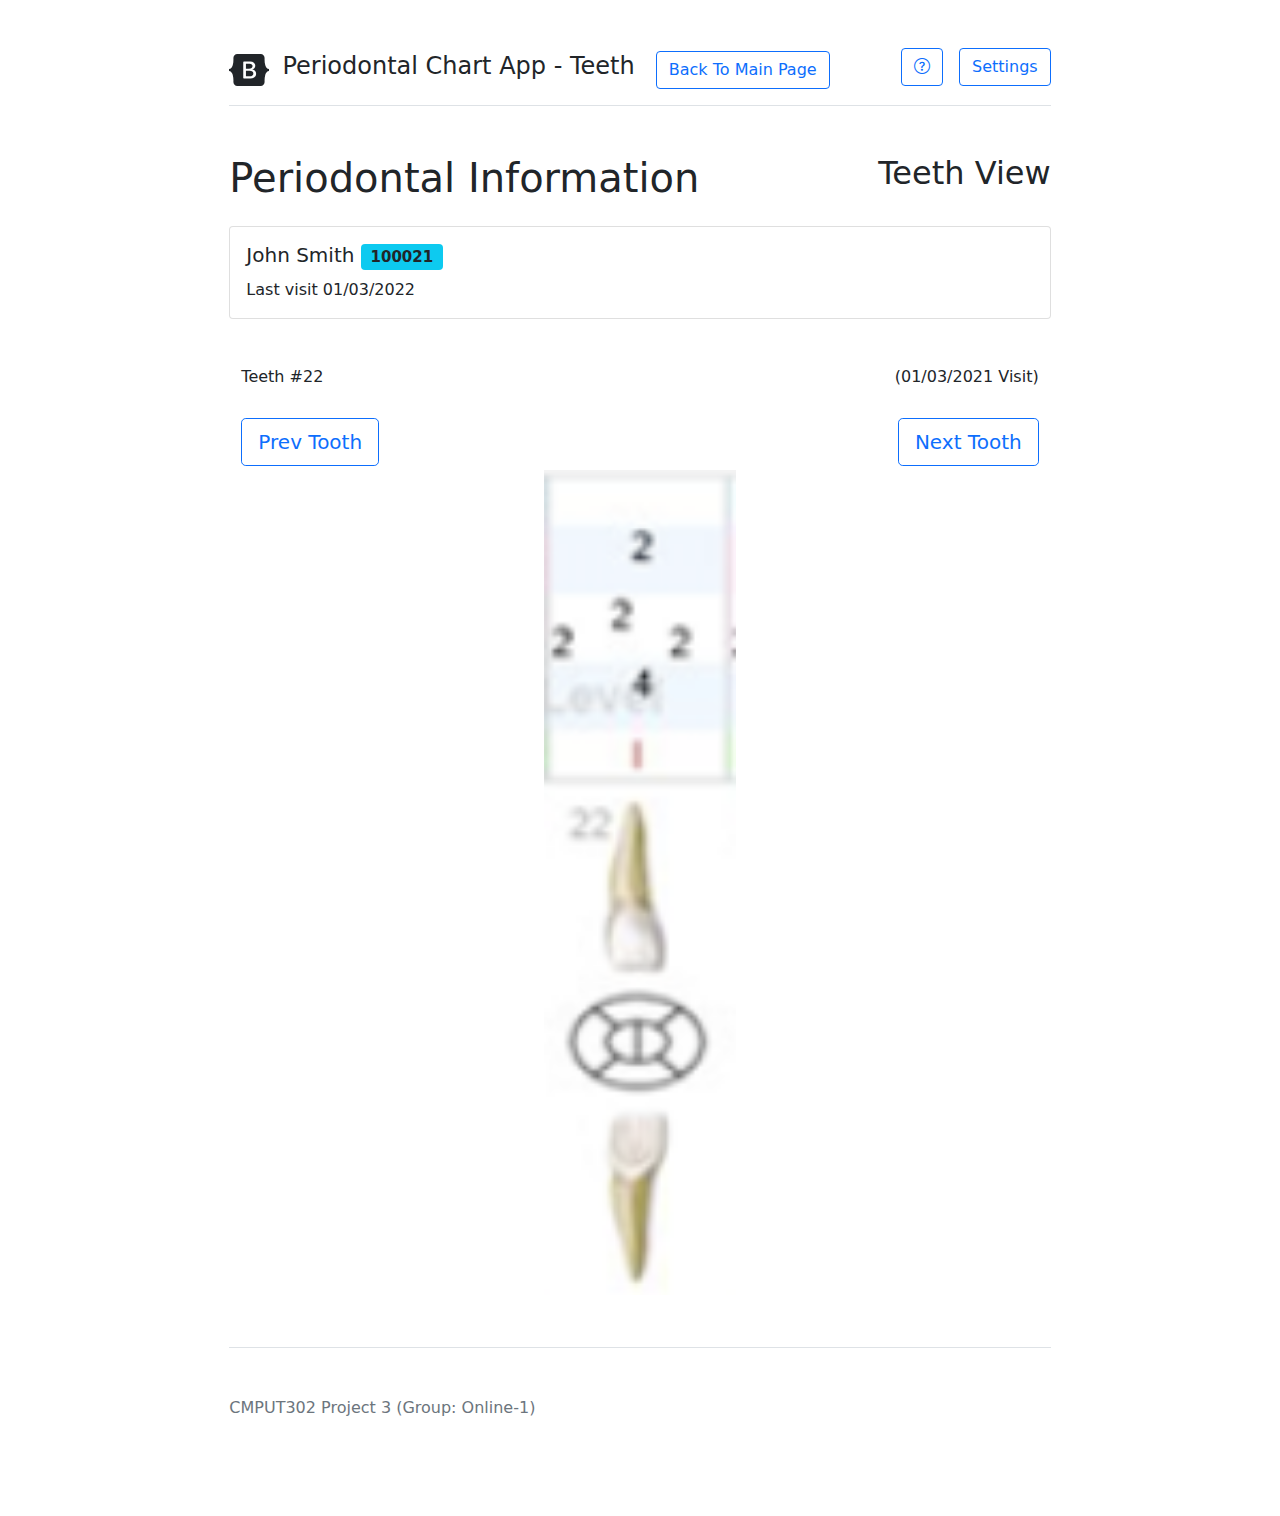
<file: teeth.html>
<!DOCTYPE html>
<html lang="en">
<head>
    <meta charset="utf-8"/>
    <meta name="viewport" content="width=device-width, initial-scale=1"/>
    <meta name="description" content=""/>
    <meta name="author" content=""/>
    <title>Periodontal Chart App</title>

    <!-- Bootstrap core CSS -->
    <link href="css/bootstrap.min.css" rel="stylesheet"/>
    <!-- Bootstrap Icons CSS -->
    <link
            rel="stylesheet"
            href="https://cdn.jsdelivr.net/npm/bootstrap-icons@1.8.1/font/bootstrap-icons.css"
    />

    <style>
        .bd-placeholder-img {
            font-size: 1.125rem;
            text-anchor: middle;
            -webkit-user-select: none;
            -moz-user-select: none;
            user-select: none;
        }

        @media (min-width: 768px) {
            .bd-placeholder-img-lg {
                font-size: 3.5rem;
            }
        }

        .icon-list {
            padding-left: 0;
            list-style: none;
        }

        .icon-list li {
            display: flex;
            align-items: flex-start;
            margin-bottom: 0.25rem;
        }

        .icon-list li::before {
            display: block;
            flex-shrink: 0;
            width: 1.5em;
            height: 1.5em;
            margin-right: 0.5rem;
            content: "";
            background: url("data:image/svg+xml,%3Csvg xmlns='http://www.w3.org/2000/svg' fill='%23212529' viewBox='0 0 16 16'%3E%3Cpath d='M8 0a8 8 0 1 1 0 16A8 8 0 0 1 8 0zM4.5 7.5a.5.5 0 0 0 0 1h5.793l-2.147 2.146a.5.5 0 0 0 .708.708l3-3a.5.5 0 0 0 0-.708l-3-3a.5.5 0 1 0-.708.708L10.293 7.5H4.5z'/%3E%3C/svg%3E") no-repeat center center / 100% auto;
        }
    </style>
</head>
<body>
<div class="col-lg-8 mx-auto p-3 py-md-5">
    <header class="align-items-center pb-3 mb-5 border-bottom">
        <a href="/" class="align-items-center text-dark text-decoration-none">
            <svg
                    xmlns="http://www.w3.org/2000/svg"
                    width="40"
                    height="32"
                    class="me-2"
                    viewBox="0 0 118 94"
                    role="img"
            >
                <title>Periodontal Chart App</title>
                <path
                        fill-rule="evenodd"
                        clip-rule="evenodd"
                        d="M24.509 0c-6.733 0-11.715 5.893-11.492 12.284.214 6.14-.064 14.092-2.066 20.577C8.943 39.365 5.547 43.485 0 44.014v5.972c5.547.529 8.943 4.649 10.951 11.153 2.002 6.485 2.28 14.437 2.066 20.577C12.794 88.106 17.776 94 24.51 94H93.5c6.733 0 11.714-5.893 11.491-12.284-.214-6.14.064-14.092 2.066-20.577 2.009-6.504 5.396-10.624 10.943-11.153v-5.972c-5.547-.529-8.934-4.649-10.943-11.153-2.002-6.484-2.28-14.437-2.066-20.577C105.214 5.894 100.233 0 93.5 0H24.508zM80 57.863C80 66.663 73.436 72 62.543 72H44a2 2 0 01-2-2V24a2 2 0 012-2h18.437c9.083 0 15.044 4.92 15.044 12.474 0 5.302-4.01 10.049-9.119 10.88v.277C75.317 46.394 80 51.21 80 57.863zM60.521 28.34H49.948v14.934h8.905c6.884 0 10.68-2.772 10.68-7.727 0-4.643-3.264-7.207-9.012-7.207zM49.948 49.2v16.458H60.91c7.167 0 10.964-2.876 10.964-8.281 0-5.406-3.903-8.178-11.425-8.178H49.948z"
                        fill="currentColor"
                ></path>
            </svg>
            <span class="fs-4">Periodontal Chart App - Teeth</span>
        </a>
        <a href="main_page.html" class="btn btn-outline-primary mx-3">Back To Main Page</a>
        <a href="" class="btn btn-outline-primary float-end">Settings</a>
        <a href="" class="btn btn-outline-primary float-end mx-3"><i class="bi bi-question-circle"></i>
        </a>
    </header>

    <main>
        <div class="d-flex justify-content-between mb-3">
            <h1>Periodontal Information</h1>
            <div class="d-flex justify-content-between">
                <h2>Teeth View</h2>
            </div>
            
        </div>
        <div class="col">
            <div class="card">
                <div class="card-body">
                    <h5 class="card-title">John Smith <span class="badge bg-info text-dark">100021</span>
                    </h5>
                    Last visit 01/03/2022
                </div>
            </div>
            <br class="col-3 col-md-2 mb-5">
        
        <div class="container">
            <br>
            <div class="row">
                <div class="col">
                    <div class="d-flex justify-content-between">
                        <h6>Teeth #22</h6>
                        <h6>(01/03/2021 Visit)</h6>
                    </div>
                    <br>

        <a href="" class="btn btn-outline-primary btn-lg">Prev Tooth</a>
        <a href="" class="btn btn-outline-primary float-end btn-lg">Next Tooth</a>
        <img src="./img/Teeth.png" class="rounded mx-auto d-block w-25 p-1" alt="chart">
                   

                    
                    
    </main>
    <footer class="pt-5 my-5 text-muted border-top">
        CMPUT302 Project 3 (Group: Online-1)
    </footer>
</div>

<script src="https://cdn.jsdelivr.net/npm/bootstrap@5.0.2/dist/js/bootstrap.bundle.min.js"
        integrity="sha384-MrcW6ZMFYlzcLA8Nl+NtUVF0sA7MsXsP1UyJoMp4YLEuNSfAP+JcXn/tWtIaxVXM"
        crossorigin="anonymous"></script>
<script>
    var sentToast;
    var discardToast;
    document.addEventListener("DOMContentLoaded", function(event) {
        var sentToastEl = document.getElementById('toastSent');
        sentToast = new bootstrap.Toast(sentToastEl);
        var discardToastEl = document.getElementById('toastDiscard');
        discardToast = new bootstrap.Toast(discardToastEl);
    })
</script>
</body>
</html>
</file>
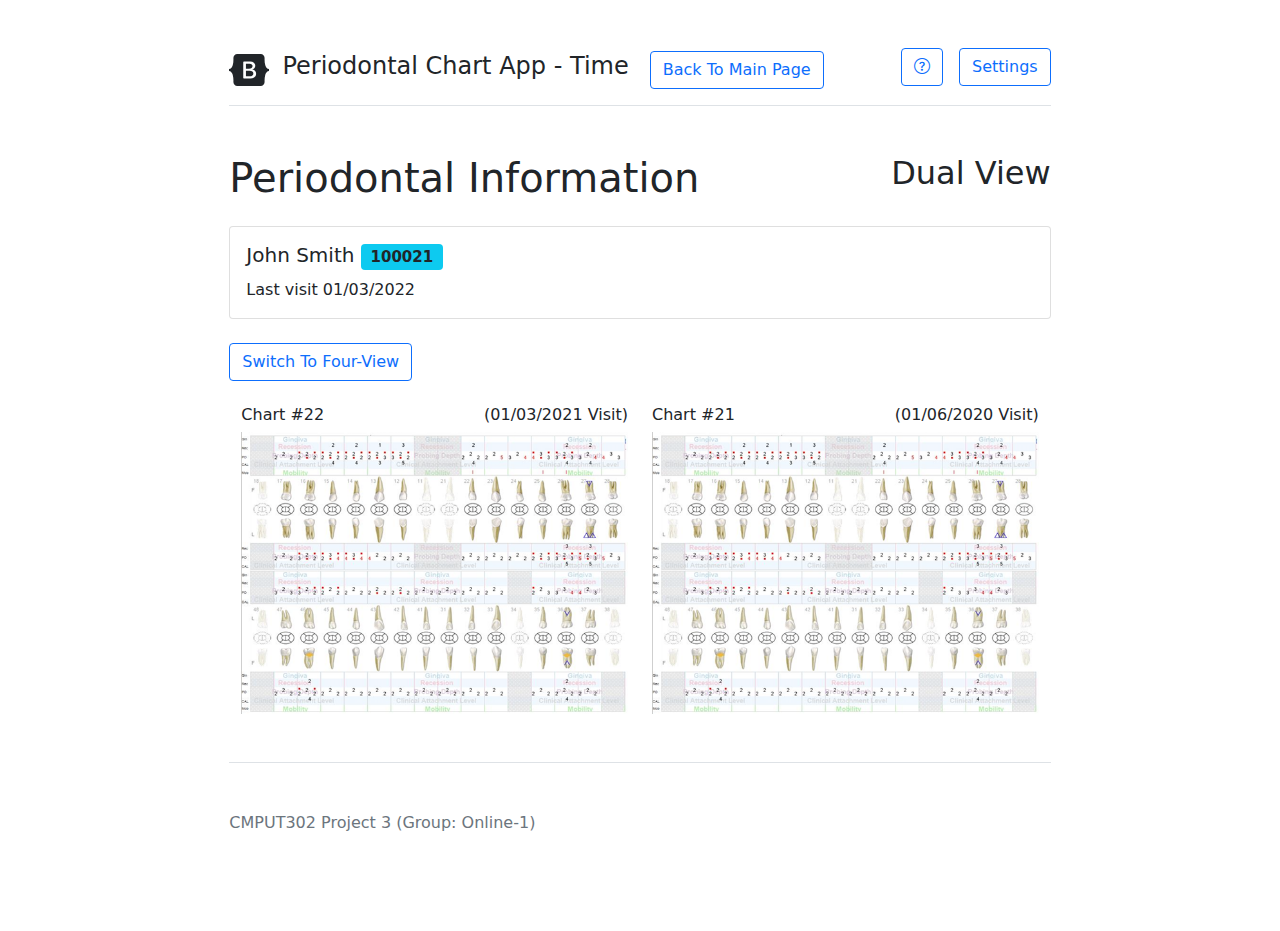
<file: time_dual_view.html>
<!DOCTYPE html>
<html lang="en">
<head>
    <meta charset="utf-8"/>
    <meta name="viewport" content="width=device-width, initial-scale=1"/>
    <meta name="description" content=""/>
    <meta name="author" content=""/>
    <title>Periodontal Chart App</title>

    <!-- Bootstrap core CSS -->
    <link href="css/bootstrap.min.css" rel="stylesheet"/>
    <!-- Bootstrap Icons CSS -->
    <link
            rel="stylesheet"
            href="https://cdn.jsdelivr.net/npm/bootstrap-icons@1.8.1/font/bootstrap-icons.css"
    />

    <style>
        .bd-placeholder-img {
            font-size: 1.125rem;
            text-anchor: middle;
            -webkit-user-select: none;
            -moz-user-select: none;
            user-select: none;
        }

        @media (min-width: 768px) {
            .bd-placeholder-img-lg {
                font-size: 3.5rem;
            }
        }

        .icon-list {
            padding-left: 0;
            list-style: none;
        }

        .icon-list li {
            display: flex;
            align-items: flex-start;
            margin-bottom: 0.25rem;
        }

        .icon-list li::before {
            display: block;
            flex-shrink: 0;
            width: 1.5em;
            height: 1.5em;
            margin-right: 0.5rem;
            content: "";
            background: url("data:image/svg+xml,%3Csvg xmlns='http://www.w3.org/2000/svg' fill='%23212529' viewBox='0 0 16 16'%3E%3Cpath d='M8 0a8 8 0 1 1 0 16A8 8 0 0 1 8 0zM4.5 7.5a.5.5 0 0 0 0 1h5.793l-2.147 2.146a.5.5 0 0 0 .708.708l3-3a.5.5 0 0 0 0-.708l-3-3a.5.5 0 1 0-.708.708L10.293 7.5H4.5z'/%3E%3C/svg%3E") no-repeat center center / 100% auto;
        }
    </style>
</head>
<body>
<div class="col-lg-8 mx-auto p-3 py-md-5">
    <header class="align-items-center pb-3 mb-5 border-bottom">
        <a href="/" class="align-items-center text-dark text-decoration-none">
            <svg
                    xmlns="http://www.w3.org/2000/svg"
                    width="40"
                    height="32"
                    class="me-2"
                    viewBox="0 0 118 94"
                    role="img"
            >
                <title>Periodontal Chart App</title>
                <path
                        fill-rule="evenodd"
                        clip-rule="evenodd"
                        d="M24.509 0c-6.733 0-11.715 5.893-11.492 12.284.214 6.14-.064 14.092-2.066 20.577C8.943 39.365 5.547 43.485 0 44.014v5.972c5.547.529 8.943 4.649 10.951 11.153 2.002 6.485 2.28 14.437 2.066 20.577C12.794 88.106 17.776 94 24.51 94H93.5c6.733 0 11.714-5.893 11.491-12.284-.214-6.14.064-14.092 2.066-20.577 2.009-6.504 5.396-10.624 10.943-11.153v-5.972c-5.547-.529-8.934-4.649-10.943-11.153-2.002-6.484-2.28-14.437-2.066-20.577C105.214 5.894 100.233 0 93.5 0H24.508zM80 57.863C80 66.663 73.436 72 62.543 72H44a2 2 0 01-2-2V24a2 2 0 012-2h18.437c9.083 0 15.044 4.92 15.044 12.474 0 5.302-4.01 10.049-9.119 10.88v.277C75.317 46.394 80 51.21 80 57.863zM60.521 28.34H49.948v14.934h8.905c6.884 0 10.68-2.772 10.68-7.727 0-4.643-3.264-7.207-9.012-7.207zM49.948 49.2v16.458H60.91c7.167 0 10.964-2.876 10.964-8.281 0-5.406-3.903-8.178-11.425-8.178H49.948z"
                        fill="currentColor"
                ></path>
            </svg>
            <span class="fs-4">Periodontal Chart App - Time</span>
        </a>
        <a href="main_page.html" class="btn btn-outline-primary mx-3">Back To Main Page</a>
        <a href="" class="btn btn-outline-primary float-end">Settings</a>
        <a href="" class="btn btn-outline-primary float-end mx-3"><i class="bi bi-question-circle"></i>
        </a>
    </header>

    <main>
        <div class="d-flex justify-content-between mb-3">
            <h1>Periodontal Information</h1>
            <div class="d-flex justify-content-between">
                <h2>Dual View</h2>
            </div>
            
        </div>
        <div class="col">
            <div class="card">
                <div class="card-body">
                    <h5 class="card-title">John Smith <span class="badge bg-info text-dark">100021</span>
                    </h5>
                    Last visit 01/03/2022
                </div>
            </div>
            <br class="col-3 col-md-2 mb-5">
            <a href="time_four_view.html" class="btn btn-outline-primary">Switch To Four-View</a>
        
        <div class="container">
            <br>
            <div class="row">
                <div class="col">
                    <div class="d-flex justify-content-between">
                        <h6>Chart #22</h6>
                        <h6>(01/03/2021 Visit)</h6>
                    </div>
                    <img src="./img/periodontalchart_crop.png" class="w-100" alt="chart">
                    
                </div>
                    <div class="col">
                        <div class="col">
                            <div class="d-flex justify-content-between">
                                <h6>Chart #21</h6>
                                <h6>(01/06/2020 Visit)</h6>
                            </div>
                            <img src="./img/periodontalchart_crop.png" class="w-100" alt="chart">
                        </div>

    </main>
    <footer class="pt-5 my-5 text-muted border-top">
        CMPUT302 Project 3 (Group: Online-1)
    </footer>
</div>

<script src="https://cdn.jsdelivr.net/npm/bootstrap@5.0.2/dist/js/bootstrap.bundle.min.js"
        integrity="sha384-MrcW6ZMFYlzcLA8Nl+NtUVF0sA7MsXsP1UyJoMp4YLEuNSfAP+JcXn/tWtIaxVXM"
        crossorigin="anonymous"></script>
<script>
    var sentToast;
    var discardToast;
    document.addEventListener("DOMContentLoaded", function(event) {
        var sentToastEl = document.getElementById('toastSent');
        sentToast = new bootstrap.Toast(sentToastEl);
        var discardToastEl = document.getElementById('toastDiscard');
        discardToast = new bootstrap.Toast(discardToastEl);
    })
</script>
</body>
</html>
</file>
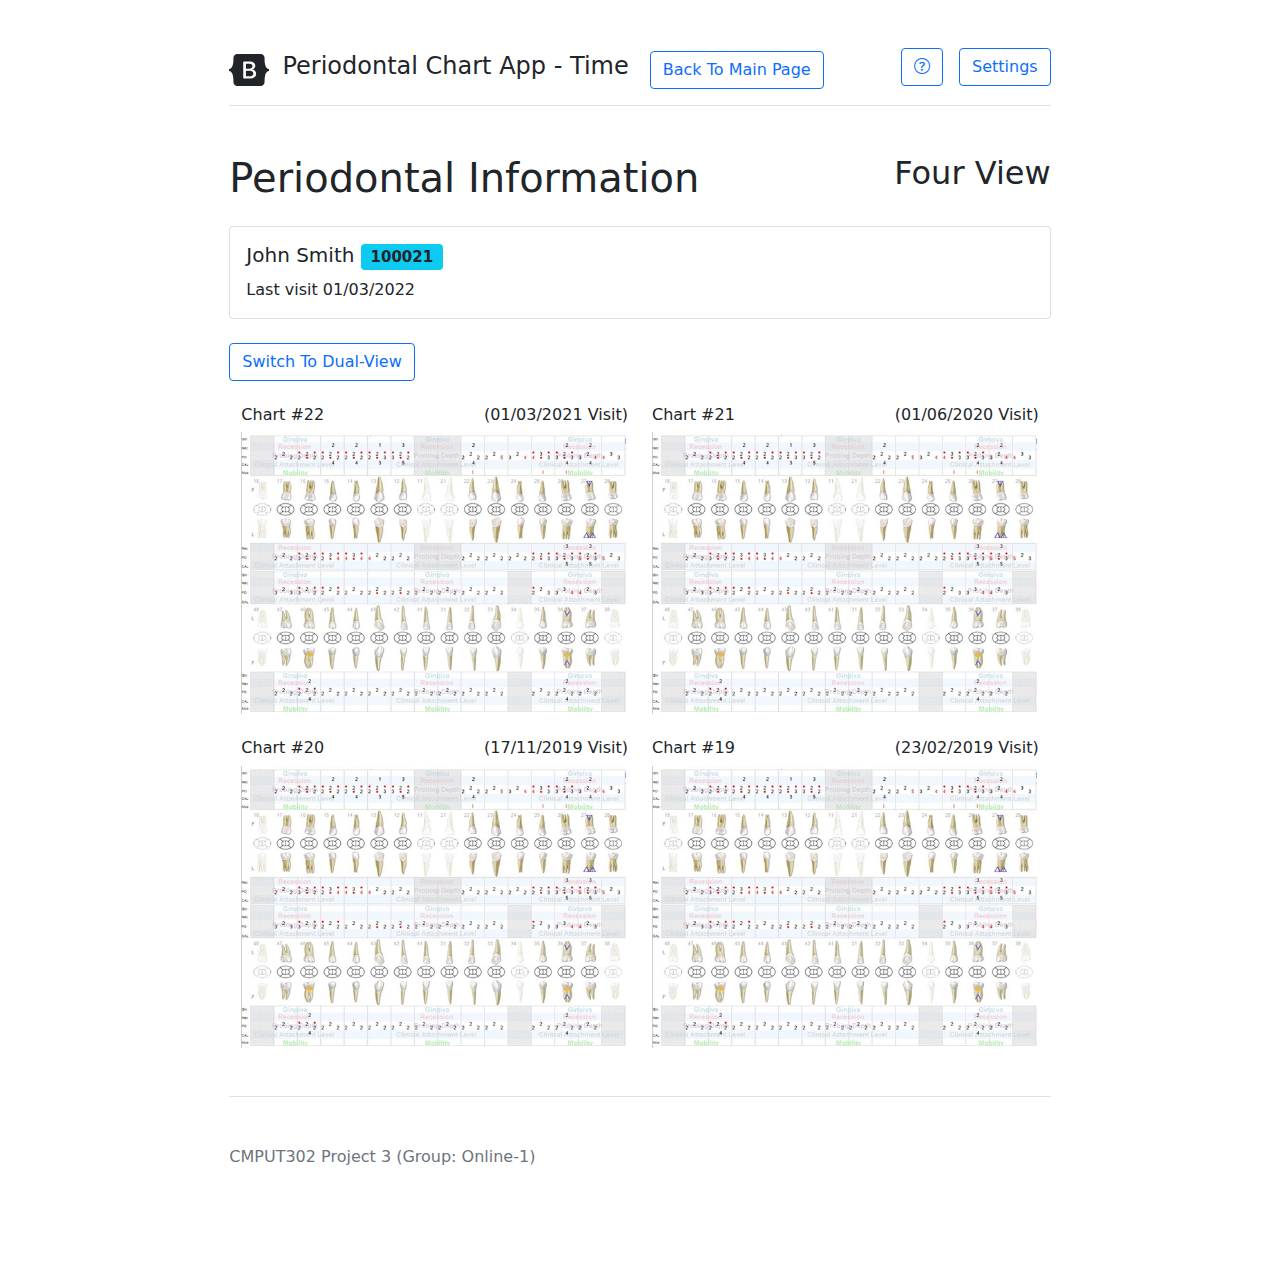
<file: time_four_view.html>
<!DOCTYPE html>
<html lang="en">
<head>
    <meta charset="utf-8"/>
    <meta name="viewport" content="width=device-width, initial-scale=1"/>
    <meta name="description" content=""/>
    <meta name="author" content=""/>
    <title>Periodontal Chart App</title>

    <!-- Bootstrap core CSS -->
    <link href="css/bootstrap.min.css" rel="stylesheet"/>
    <!-- Bootstrap Icons CSS -->
    <link
            rel="stylesheet"
            href="https://cdn.jsdelivr.net/npm/bootstrap-icons@1.8.1/font/bootstrap-icons.css"
    />

    <style>
        .bd-placeholder-img {
            font-size: 1.125rem;
            text-anchor: middle;
            -webkit-user-select: none;
            -moz-user-select: none;
            user-select: none;
        }

        @media (min-width: 768px) {
            .bd-placeholder-img-lg {
                font-size: 3.5rem;
            }
        }

        .icon-list {
            padding-left: 0;
            list-style: none;
        }

        .icon-list li {
            display: flex;
            align-items: flex-start;
            margin-bottom: 0.25rem;
        }

        .icon-list li::before {
            display: block;
            flex-shrink: 0;
            width: 1.5em;
            height: 1.5em;
            margin-right: 0.5rem;
            content: "";
            background: url("data:image/svg+xml,%3Csvg xmlns='http://www.w3.org/2000/svg' fill='%23212529' viewBox='0 0 16 16'%3E%3Cpath d='M8 0a8 8 0 1 1 0 16A8 8 0 0 1 8 0zM4.5 7.5a.5.5 0 0 0 0 1h5.793l-2.147 2.146a.5.5 0 0 0 .708.708l3-3a.5.5 0 0 0 0-.708l-3-3a.5.5 0 1 0-.708.708L10.293 7.5H4.5z'/%3E%3C/svg%3E") no-repeat center center / 100% auto;
        }
    </style>
</head>
<body>
<div class="col-lg-8 mx-auto p-3 py-md-5">
    <header class="align-items-center pb-3 mb-5 border-bottom">
        <a href="/" class="align-items-center text-dark text-decoration-none">
            <svg
                    xmlns="http://www.w3.org/2000/svg"
                    width="40"
                    height="32"
                    class="me-2"
                    viewBox="0 0 118 94"
                    role="img"
            >
                <title>Periodontal Chart App</title>
                <path
                        fill-rule="evenodd"
                        clip-rule="evenodd"
                        d="M24.509 0c-6.733 0-11.715 5.893-11.492 12.284.214 6.14-.064 14.092-2.066 20.577C8.943 39.365 5.547 43.485 0 44.014v5.972c5.547.529 8.943 4.649 10.951 11.153 2.002 6.485 2.28 14.437 2.066 20.577C12.794 88.106 17.776 94 24.51 94H93.5c6.733 0 11.714-5.893 11.491-12.284-.214-6.14.064-14.092 2.066-20.577 2.009-6.504 5.396-10.624 10.943-11.153v-5.972c-5.547-.529-8.934-4.649-10.943-11.153-2.002-6.484-2.28-14.437-2.066-20.577C105.214 5.894 100.233 0 93.5 0H24.508zM80 57.863C80 66.663 73.436 72 62.543 72H44a2 2 0 01-2-2V24a2 2 0 012-2h18.437c9.083 0 15.044 4.92 15.044 12.474 0 5.302-4.01 10.049-9.119 10.88v.277C75.317 46.394 80 51.21 80 57.863zM60.521 28.34H49.948v14.934h8.905c6.884 0 10.68-2.772 10.68-7.727 0-4.643-3.264-7.207-9.012-7.207zM49.948 49.2v16.458H60.91c7.167 0 10.964-2.876 10.964-8.281 0-5.406-3.903-8.178-11.425-8.178H49.948z"
                        fill="currentColor"
                ></path>
            </svg>
            <span class="fs-4">Periodontal Chart App - Time</span>
        </a>
        <a href="main_page.html" class="btn btn-outline-primary mx-3">Back To Main Page</a>
        <a href="" class="btn btn-outline-primary float-end">Settings</a>
        <a href="" class="btn btn-outline-primary float-end mx-3"><i class="bi bi-question-circle"></i>
        </a>
    </header>

    <main>
        <div class="d-flex justify-content-between mb-3">
            <h1>Periodontal Information</h1>
            <div class="d-flex justify-content-between">
                <h2>Four View</h2>
            </div>
            
        </div>
        <div class="col">
            <div class="card">
                <div class="card-body">
                    <h5 class="card-title">John Smith <span class="badge bg-info text-dark">100021</span>
                    </h5>
                    Last visit 01/03/2022
                </div>
            </div>
            <br class="col-3 col-md-2 mb-5">
            <a href="time_dual_view.html" class="btn btn-outline-primary">Switch To Dual-View</a>
        
        <div class="container">
            <br>
            <div class="row">
                <div class="col">
                    <div class="d-flex justify-content-between">
                        <h6>Chart #22</h6>
                        <h6>(01/03/2021 Visit)</h6>
                    </div>
                    <img src="./img/periodontalchart_crop.png" class="w-100" alt="chart">
                    
                </div>
                    <div class="col">
                        <div class="col">
                            <div class="d-flex justify-content-between">
                                <h6>Chart #21</h6>
                                <h6>(01/06/2020 Visit)</h6>
                            </div>
                            <img src="./img/periodontalchart_crop.png" class="w-100" alt="chart">
                        </div>
                    </div>
        <div class="container">
            <br>
            <div class="row">
                <div class="col">
                    <div class="d-flex justify-content-between">
                        <h6>Chart #20</h6>
                        <h6>(17/11/2019 Visit)</h6>
                    </div>
                    <img src="./img/periodontalchart_crop.png" class="w-100" alt="chart">
                    
                </div>
                    <div class="col">
                        <div class="col">
                            <div class="d-flex justify-content-between">
                                <h6>Chart #19</h6>
                                <h6>(23/02/2019 Visit)</h6>
                            </div>
                            <img src="./img/periodontalchart_crop.png" class="w-100" alt="chart">
                        </div>
                
    </main>
    <footer class="pt-5 my-5 text-muted border-top">
        CMPUT302 Project 3 (Group: Online-1)
    </footer>
</div>

<script src="https://cdn.jsdelivr.net/npm/bootstrap@5.0.2/dist/js/bootstrap.bundle.min.js"
        integrity="sha384-MrcW6ZMFYlzcLA8Nl+NtUVF0sA7MsXsP1UyJoMp4YLEuNSfAP+JcXn/tWtIaxVXM"
        crossorigin="anonymous"></script>
<script>
    var sentToast;
    var discardToast;
    document.addEventListener("DOMContentLoaded", function(event) {
        var sentToastEl = document.getElementById('toastSent');
        sentToast = new bootstrap.Toast(sentToastEl);
        var discardToastEl = document.getElementById('toastDiscard');
        discardToast = new bootstrap.Toast(discardToastEl);
    })
</script>
</body>
</html>
</file>
